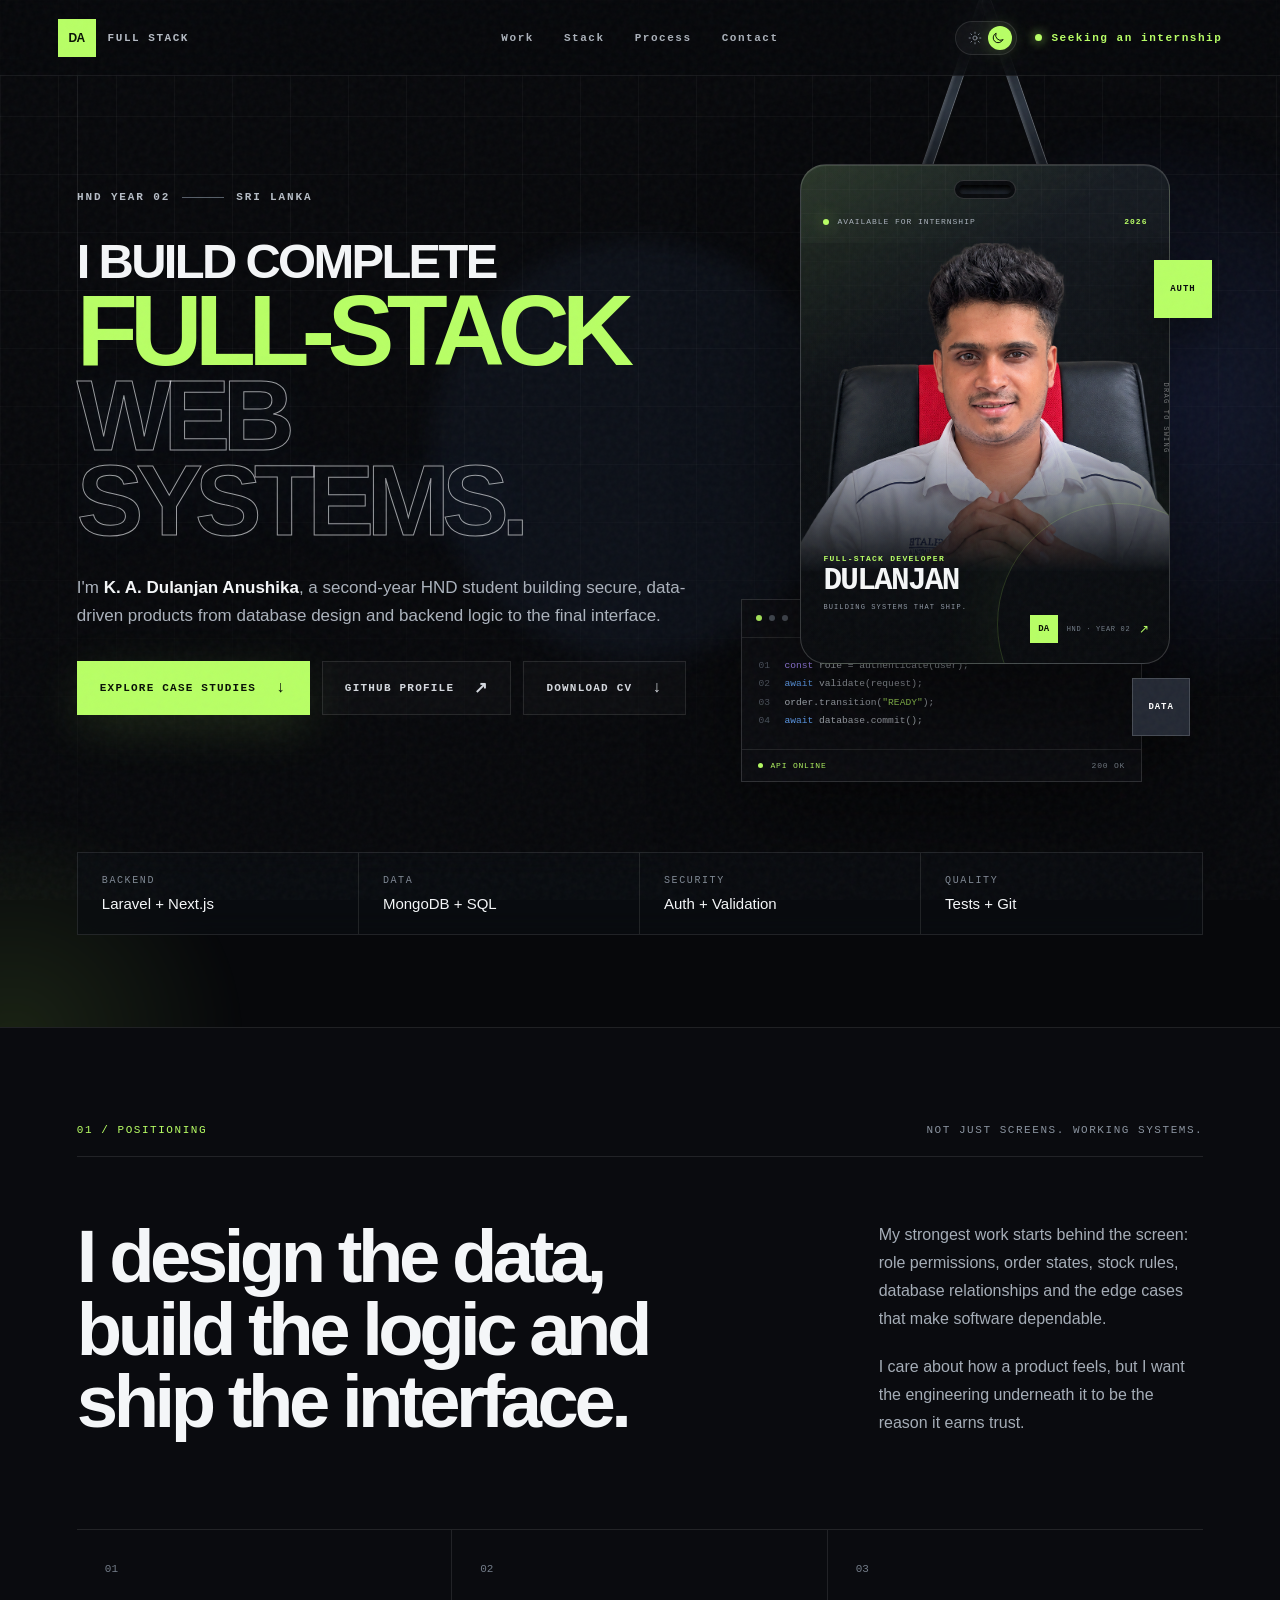
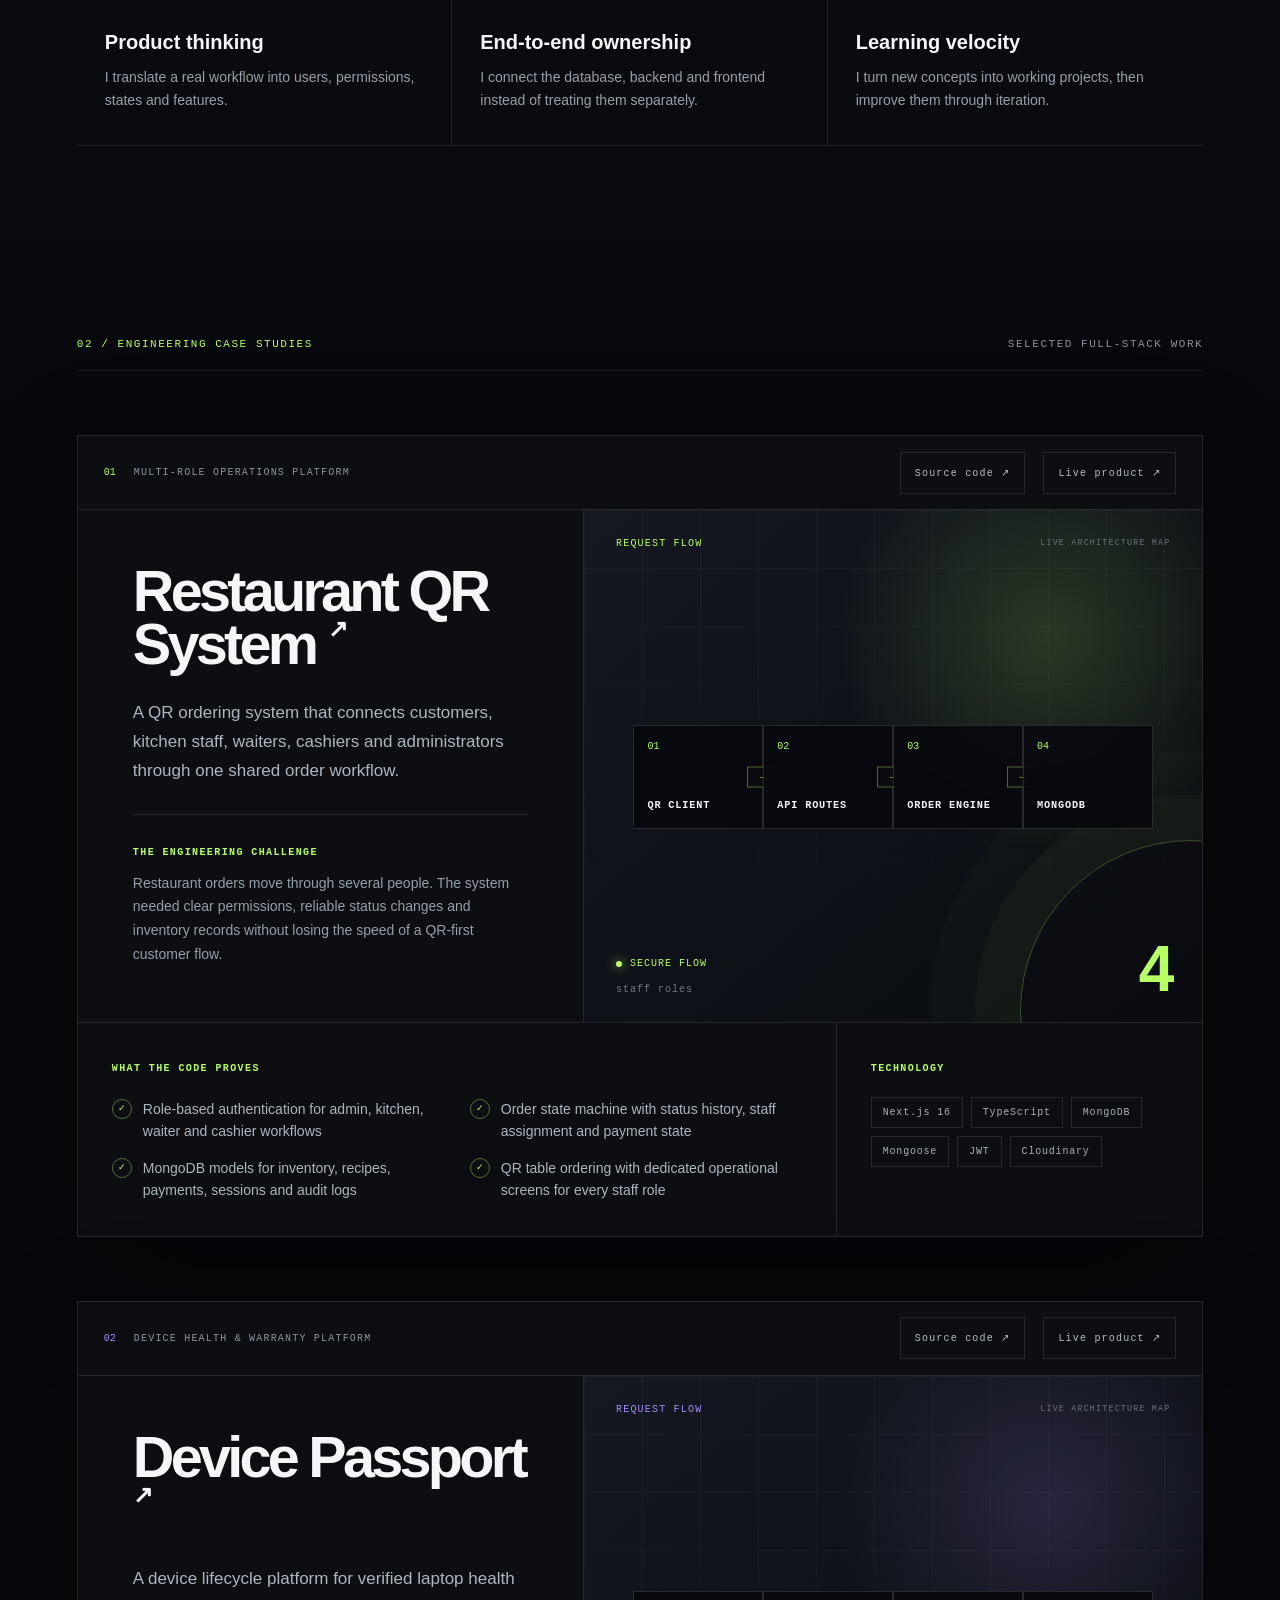
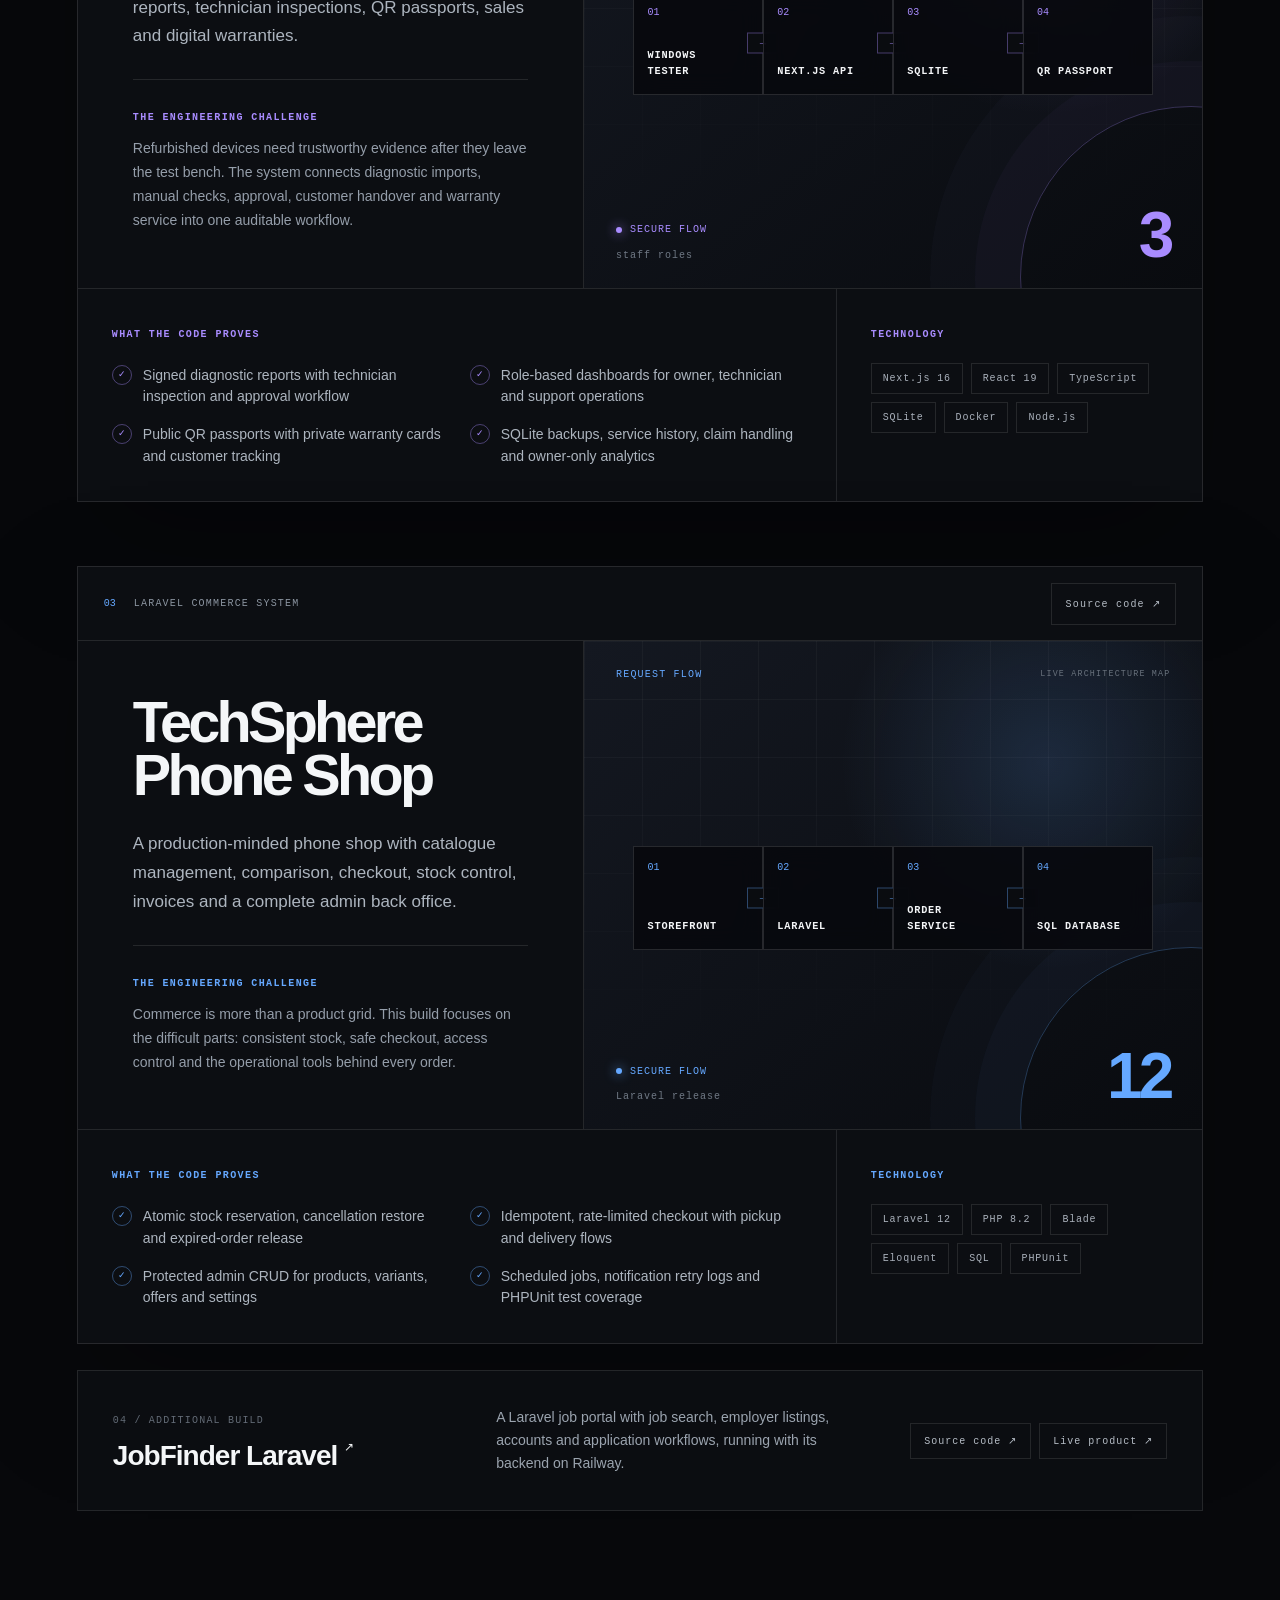
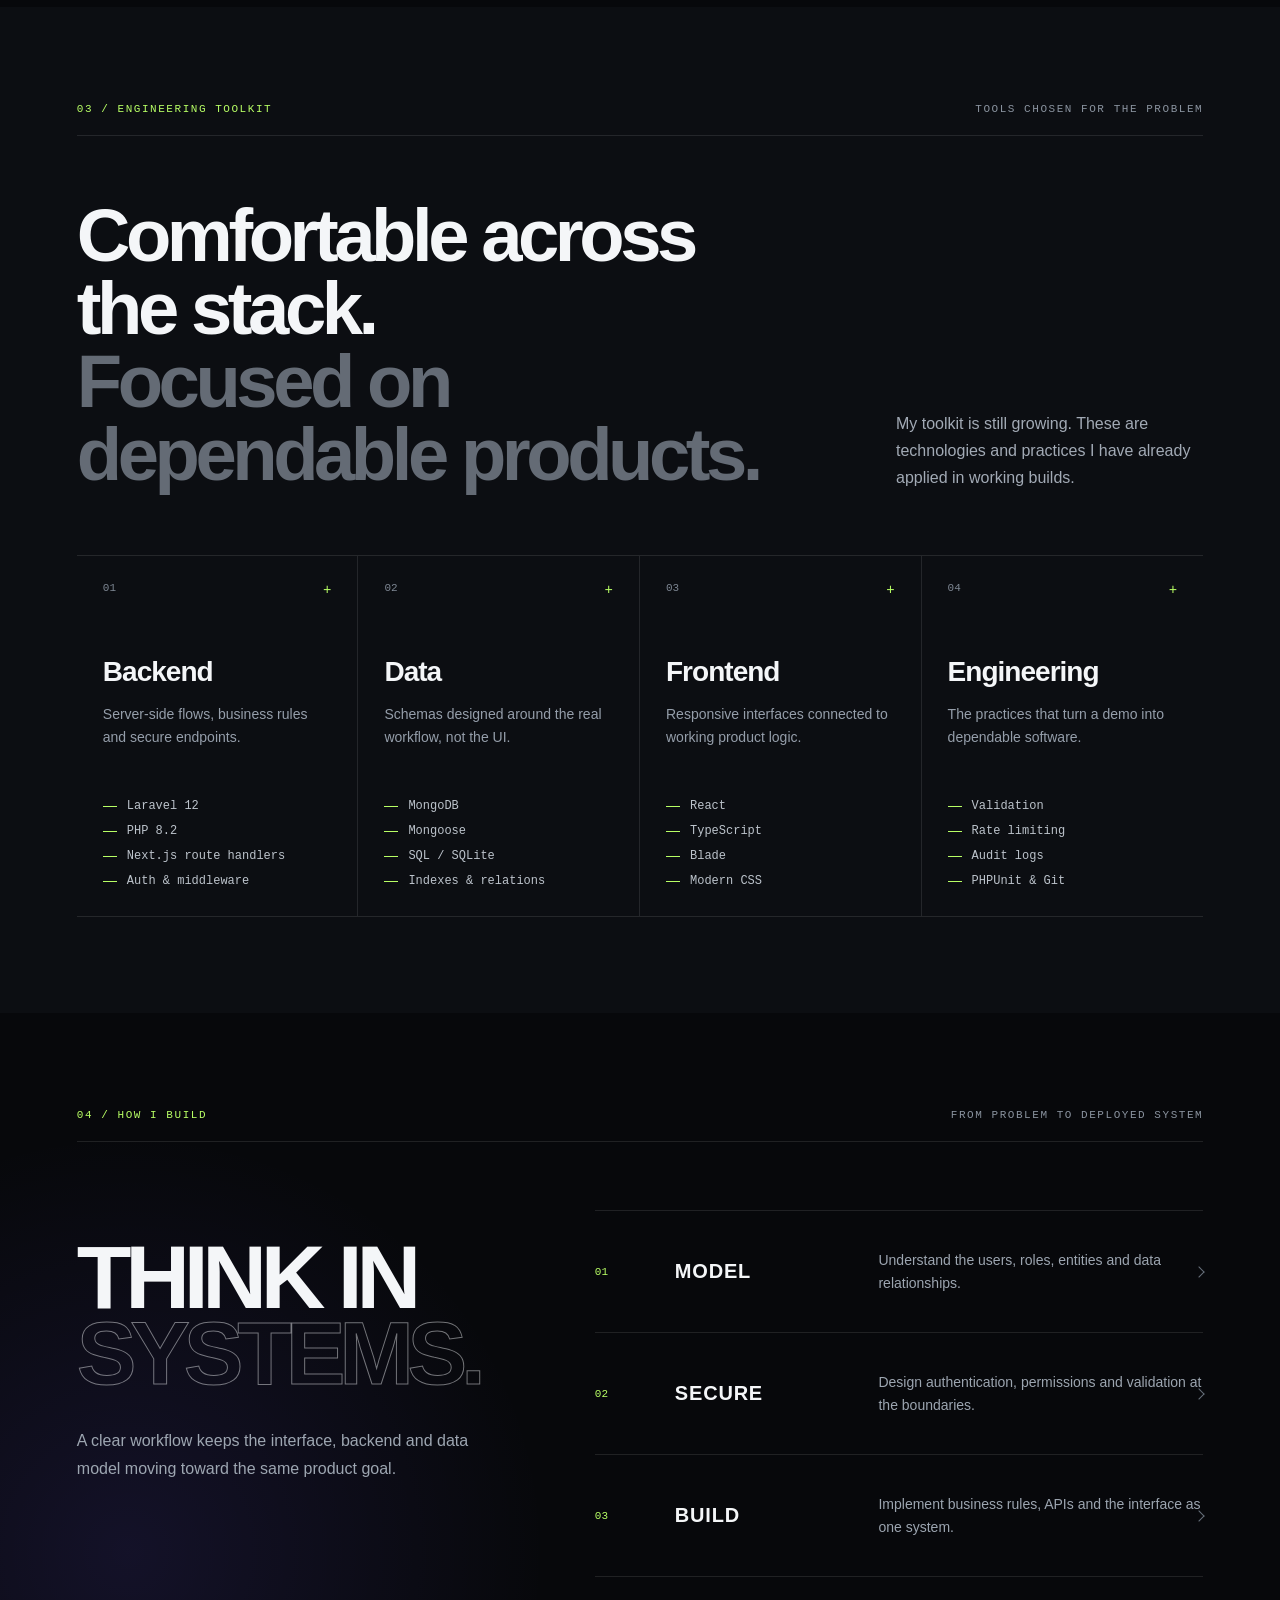
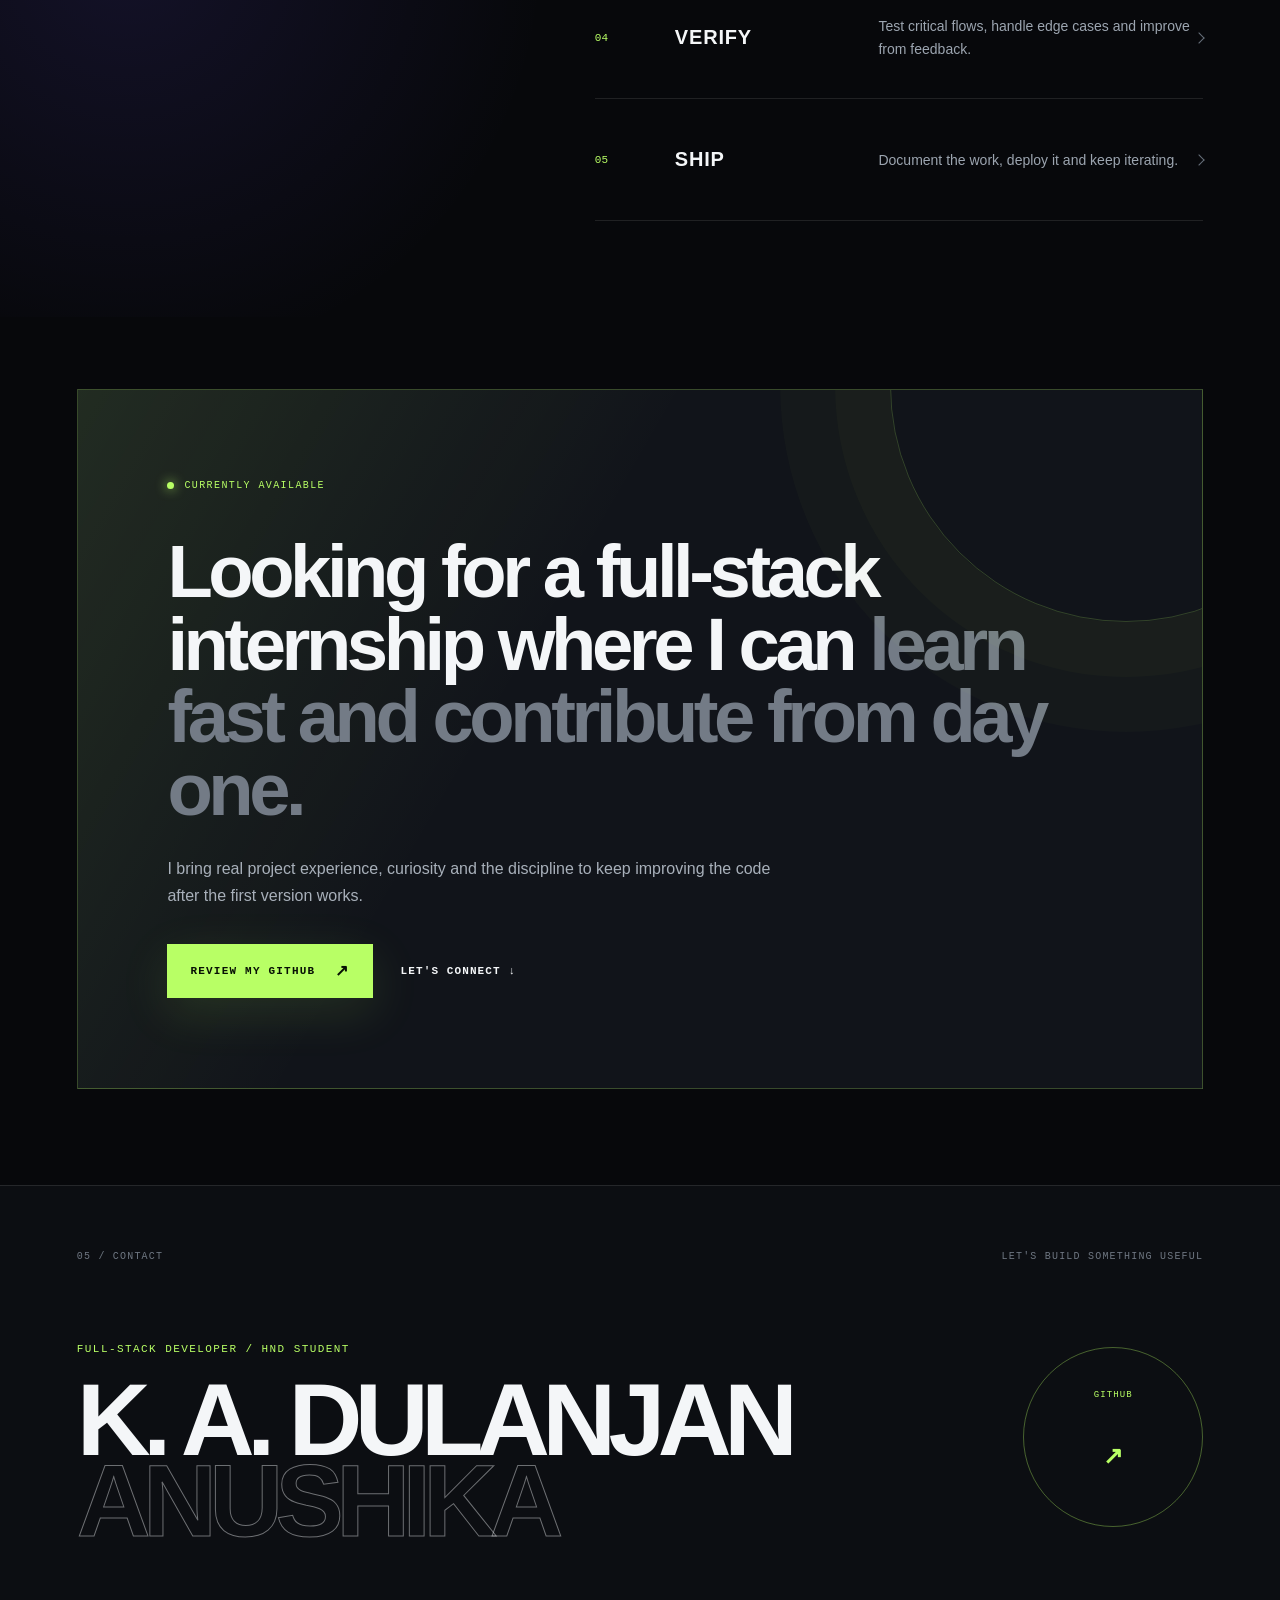
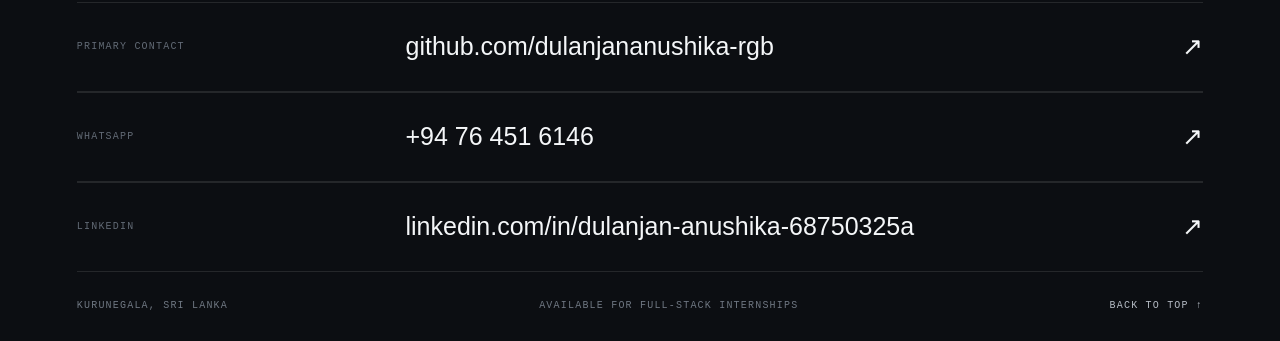
<file: index.html>
<!DOCTYPE html><html lang="en" data-theme="dark"><head><meta charSet="utf-8"/><meta name="viewport" content="width=device-width, initial-scale=1"/><link rel="preload" href="/dulanjan-chair-cutout.png" as="image"/><link rel="stylesheet" href="/_next/static/css/e70239aec1d26ac3.css" data-precedence="next"/><link rel="preload" as="script" fetchPriority="low" href="/_next/static/chunks/webpack-13e1bab762670976.js"/><script src="/_next/static/chunks/4bd1b696-215e5051988c3dde.js" async=""></script><script src="/_next/static/chunks/794-337e750527b970b0.js" async=""></script><script src="/_next/static/chunks/main-app-38084d7be48ecf02.js" async=""></script><script src="/_next/static/chunks/app/page-b55f427768de0ba2.js" async=""></script><script src="/_next/static/chunks/app/global-error-d5e4b3b1a9066fe8.js" async=""></script><title>K. A. Dulanjan Anushika | Full-Stack Developer</title><meta name="description" content="Full-stack developer portfolio of K. A. Dulanjan Anushika, an HND student building secure, data-driven web systems with Laravel, Next.js, MongoDB and SQL."/><meta property="og:title" content="K. A. Dulanjan Anushika | Full-Stack Developer"/><meta property="og:description" content="HND student building secure, data-driven web systems from database to interface."/><meta property="og:type" content="website"/><meta property="og:image" content="/og-fullstack-portfolio.png"/><meta name="twitter:card" content="summary_large_image"/><meta name="twitter:title" content="K. A. Dulanjan Anushika | Full-Stack Developer"/><meta name="twitter:description" content="HND student building secure, data-driven web systems from database to interface."/><meta name="twitter:image" content="/og-fullstack-portfolio.png"/><link rel="icon" href="/favicon.svg"/><script>
  (function () {
    try {
      var storedTheme = localStorage.getItem("dulanjan-theme");
      var theme = storedTheme === "light" ? "light" : "dark";
      document.documentElement.dataset.theme = theme;
      document.documentElement.style.colorScheme = theme;
    } catch {
      document.documentElement.dataset.theme = "dark";
      document.documentElement.style.colorScheme = "dark";
    }
  })();
</script><script src="/_next/static/chunks/polyfills-42372ed130431b0a.js" noModule=""></script></head><body><div hidden=""><!--$--><!--/$--></div><main><div class="noise" aria-hidden="true"></div><div class="cursor-glow" aria-hidden="true"></div><div class="scroll-progress" aria-hidden="true"></div><a class="skip-link" href="#work">Skip to case studies</a><header class="site-nav"><a class="brand" href="#home" aria-label="Dulanjan home"><span>DA</span><small>FULL STACK</small></a><nav class="nav-links" aria-label="Primary navigation"><a href="#work">Work</a><a href="#stack">Stack</a><a href="#process">Process</a><a href="#contact">Contact</a></nav><div class="nav-actions"><button class="theme-toggle" type="button" aria-label="Switch to light mode" aria-pressed="false" title="Switch to light mode"><svg class="theme-icon theme-icon-sun" viewBox="0 0 24 24" aria-hidden="true"><circle cx="12" cy="12" r="3.5"></circle><path d="M12 2v2M12 20v2M4.93 4.93l1.42 1.42M17.65 17.65l1.42 1.42M2 12h2M20 12h2M4.93 19.07l1.42-1.42M17.65 6.35l1.42-1.42"></path></svg><span class="theme-toggle-thumb" aria-hidden="true"></span><svg class="theme-icon theme-icon-moon" viewBox="0 0 24 24" aria-hidden="true"><path d="M20.2 15.2A8.6 8.6 0 0 1 8.8 3.8a8.6 8.6 0 1 0 11.4 11.4Z"></path></svg></button><a class="availability" href="#contact"><i></i> Seeking an internship</a><details class="mobile-nav"><summary class="menu-button" aria-label="Toggle navigation"><span></span><span></span></summary><nav class="mobile-nav-links" aria-label="Mobile navigation"><a href="#work">Work</a><a href="#stack">Stack</a><a href="#process">Process</a><a href="#contact">Contact</a></nav></details></div></header><section class="hero" id="home" aria-labelledby="hero-title"><div class="hero-grid" aria-hidden="true"></div><div class="hero-orb hero-orb-a" aria-hidden="true"></div><div class="hero-orb hero-orb-b" aria-hidden="true"></div><div class="hero-copy"><div class="eyebrow hero-in"><span>HND YEAR 02</span><i></i><span>SRI LANKA</span></div><h1 class="hero-in" id="hero-title"><span>I BUILD COMPLETE</span><strong>FULL-STACK</strong><em>WEB SYSTEMS.</em></h1><p class="hero-lead hero-in">I&#x27;m <b>K. A. Dulanjan Anushika</b>, a second-year HND student building secure, data-driven products from database design and backend logic to the final interface.</p><div class="hero-actions hero-in"><a class="button button-primary" href="#work">Explore case studies <span>↓</span></a><a class="button button-ghost" href="https://github.com/dulanjananushika-rgb" target="_blank" rel="noreferrer">GitHub profile <span>↗</span></a><a class="button button-ghost" href="/cv.pdf" download="Dulanjan-Anushika-CV.pdf">Download CV <span>↓</span></a></div></div><div class="hero-visual hero-in"><div class="badge-rig"><div class="badge-swing"><div class="badge-sway-motion"><div class="badge-lanyard" aria-hidden="true"><i class="lanyard-left"></i><i class="lanyard-right"></i><span></span></div><figure class="hanging-badge" data-hanging-badge="true"><div class="badge-slot" aria-hidden="true"><i></i></div><div class="badge-status"><span><i></i> AVAILABLE FOR INTERNSHIP</span><b>2026</b></div><div class="badge-photo"><img src="/dulanjan-chair-cutout.png" alt="K. A. Dulanjan Anushika seated in an office chair"/></div><figcaption class="badge-identity"><small>FULL-STACK DEVELOPER</small><strong>DULANJAN</strong><span>BUILDING SYSTEMS THAT SHIP.</span></figcaption><div class="badge-code" aria-hidden="true"><b>DA</b><span>HND · YEAR 02</span><i>↗</i></div><span class="badge-drag-hint" aria-hidden="true">DRAG TO SWING</span></figure></div></div></div><div class="system-window"><div class="window-bar"><i></i><i></i><i></i><span>system.architecture</span></div><div class="code-lines"><p><b>01</b><span class="code-purple">const</span> role = authenticate(user);</p><p><b>02</b><span class="code-blue">await</span> validate(request);</p><p><b>03</b>order.transition(<span class="code-lime">&quot;READY&quot;</span>);</p><p><b>04</b><span class="code-blue">await</span> database.commit();</p></div><div class="system-status"><span><i></i> API ONLINE</span><span>200 OK</span></div></div><div class="floating-chip chip-one">AUTH</div><div class="floating-chip chip-two">DATA</div></div><div class="proof-strip hero-in"><div><small>BACKEND</small><b>Laravel + Next.js</b></div><div><small>DATA</small><b>MongoDB + SQL</b></div><div><small>SECURITY</small><b>Auth + Validation</b></div><div><small>QUALITY</small><b>Tests + Git</b></div></div></section><section class="positioning" aria-labelledby="positioning-title"><div class="section-label" data-reveal="true"><span>01 / POSITIONING</span><p>Not just screens. Working systems.</p></div><div class="positioning-grid"><h2 data-reveal="true" id="positioning-title">I design the data, build the logic and ship the interface.</h2><div class="positioning-copy" data-reveal="true"><p>My strongest work starts behind the screen: role permissions, order states, stock rules, database relationships and the edge cases that make software dependable.</p><p>I care about how a product feels, but I want the engineering underneath it to be the reason it earns trust.</p></div></div><div class="value-grid"><article data-reveal="true"><span>01</span><h3>Product thinking</h3><p>I translate a real workflow into users, permissions, states and features.</p></article><article data-reveal="true"><span>02</span><h3>End-to-end ownership</h3><p>I connect the database, backend and frontend instead of treating them separately.</p></article><article data-reveal="true"><span>03</span><h3>Learning velocity</h3><p>I turn new concepts into working projects, then improve them through iteration.</p></article></div></section><section class="work" id="work"><div class="section-label" data-reveal="true"><span>02 / ENGINEERING CASE STUDIES</span><p>Selected full-stack work</p></div><article class="case-study case-lime" data-reveal="true"><div class="case-top"><div><span class="case-number">01</span><p>MULTI-ROLE OPERATIONS PLATFORM</p></div><div class="case-links"><a href="https://github.com/dulanjananushika-rgb/restaurant-qr-system" target="_blank" rel="noreferrer">Source code ↗</a><a href="https://restaurant-qr-system-swart.vercel.app" target="_blank" rel="noreferrer">Live product ↗</a></div></div><div class="case-main"><div class="case-story"><h3><a class="project-title-link" href="https://restaurant-qr-system-swart.vercel.app" target="_blank" rel="noreferrer">Restaurant QR System<!-- --> <span aria-hidden="true">↗</span></a></h3><p class="case-summary">A QR ordering system that connects customers, kitchen staff, waiters, cashiers and administrators through one shared order workflow.</p><div class="case-challenge"><small>THE ENGINEERING CHALLENGE</small><p>Restaurant orders move through several people. The system needed clear permissions, reliable status changes and inventory records without losing the speed of a QR-first customer flow.</p></div></div><div class="architecture" data-tilt="true"><div class="architecture-grid" aria-hidden="true"></div><div class="architecture-head"><span>REQUEST FLOW</span><small>LIVE ARCHITECTURE MAP</small></div><div class="architecture-flow"><div class="flow-step"><span>01</span><b>QR CLIENT</b><i>→</i></div><div class="flow-step"><span>02</span><b>API ROUTES</b><i>→</i></div><div class="flow-step"><span>03</span><b>ORDER ENGINE</b><i>→</i></div><div class="flow-step"><span>04</span><b>MONGODB</b></div></div><div class="architecture-foot"><span><i></i> SECURE FLOW</span><strong>4</strong><small>staff roles</small></div></div></div><div class="case-evidence"><div><small>WHAT THE CODE PROVES</small><ul><li><i>✓</i><span>Role-based authentication for admin, kitchen, waiter and cashier workflows</span></li><li><i>✓</i><span>Order state machine with status history, staff assignment and payment state</span></li><li><i>✓</i><span>MongoDB models for inventory, recipes, payments, sessions and audit logs</span></li><li><i>✓</i><span>QR table ordering with dedicated operational screens for every staff role</span></li></ul></div><div class="case-stack"><small>TECHNOLOGY</small><div><span>Next.js 16</span><span>TypeScript</span><span>MongoDB</span><span>Mongoose</span><span>JWT</span><span>Cloudinary</span></div></div></div></article><article class="case-study case-purple" data-reveal="true"><div class="case-top"><div><span class="case-number">02</span><p>DEVICE HEALTH &amp; WARRANTY PLATFORM</p></div><div class="case-links"><a href="https://github.com/dulanjananushika-rgb/device-passport" target="_blank" rel="noreferrer">Source code ↗</a><a href="https://device-passport-dulanjana.netlify.app" target="_blank" rel="noreferrer">Live product ↗</a></div></div><div class="case-main"><div class="case-story"><h3><a class="project-title-link" href="https://device-passport-dulanjana.netlify.app" target="_blank" rel="noreferrer">Device Passport<!-- --> <span aria-hidden="true">↗</span></a></h3><p class="case-summary">A device lifecycle platform for verified laptop health reports, technician inspections, QR passports, sales and digital warranties.</p><div class="case-challenge"><small>THE ENGINEERING CHALLENGE</small><p>Refurbished devices need trustworthy evidence after they leave the test bench. The system connects diagnostic imports, manual checks, approval, customer handover and warranty service into one auditable workflow.</p></div></div><div class="architecture" data-tilt="true"><div class="architecture-grid" aria-hidden="true"></div><div class="architecture-head"><span>REQUEST FLOW</span><small>LIVE ARCHITECTURE MAP</small></div><div class="architecture-flow"><div class="flow-step"><span>01</span><b>WINDOWS TESTER</b><i>→</i></div><div class="flow-step"><span>02</span><b>NEXT.JS API</b><i>→</i></div><div class="flow-step"><span>03</span><b>SQLITE</b><i>→</i></div><div class="flow-step"><span>04</span><b>QR PASSPORT</b></div></div><div class="architecture-foot"><span><i></i> SECURE FLOW</span><strong>3</strong><small>staff roles</small></div></div></div><div class="case-evidence"><div><small>WHAT THE CODE PROVES</small><ul><li><i>✓</i><span>Signed diagnostic reports with technician inspection and approval workflow</span></li><li><i>✓</i><span>Role-based dashboards for owner, technician and support operations</span></li><li><i>✓</i><span>Public QR passports with private warranty cards and customer tracking</span></li><li><i>✓</i><span>SQLite backups, service history, claim handling and owner-only analytics</span></li></ul></div><div class="case-stack"><small>TECHNOLOGY</small><div><span>Next.js 16</span><span>React 19</span><span>TypeScript</span><span>SQLite</span><span>Docker</span><span>Node.js</span></div></div></div></article><article class="case-study case-blue" data-reveal="true"><div class="case-top"><div><span class="case-number">03</span><p>LARAVEL COMMERCE SYSTEM</p></div><div class="case-links"><a href="https://github.com/dulanjananushika-rgb/techsphere-phone-shop" target="_blank" rel="noreferrer">Source code ↗</a></div></div><div class="case-main"><div class="case-story"><h3>TechSphere Phone Shop</h3><p class="case-summary">A production-minded phone shop with catalogue management, comparison, checkout, stock control, invoices and a complete admin back office.</p><div class="case-challenge"><small>THE ENGINEERING CHALLENGE</small><p>Commerce is more than a product grid. This build focuses on the difficult parts: consistent stock, safe checkout, access control and the operational tools behind every order.</p></div></div><div class="architecture" data-tilt="true"><div class="architecture-grid" aria-hidden="true"></div><div class="architecture-head"><span>REQUEST FLOW</span><small>LIVE ARCHITECTURE MAP</small></div><div class="architecture-flow"><div class="flow-step"><span>01</span><b>STOREFRONT</b><i>→</i></div><div class="flow-step"><span>02</span><b>LARAVEL</b><i>→</i></div><div class="flow-step"><span>03</span><b>ORDER SERVICE</b><i>→</i></div><div class="flow-step"><span>04</span><b>SQL DATABASE</b></div></div><div class="architecture-foot"><span><i></i> SECURE FLOW</span><strong>12</strong><small>Laravel release</small></div></div></div><div class="case-evidence"><div><small>WHAT THE CODE PROVES</small><ul><li><i>✓</i><span>Atomic stock reservation, cancellation restore and expired-order release</span></li><li><i>✓</i><span>Idempotent, rate-limited checkout with pickup and delivery flows</span></li><li><i>✓</i><span>Protected admin CRUD for products, variants, offers and settings</span></li><li><i>✓</i><span>Scheduled jobs, notification retry logs and PHPUnit test coverage</span></li></ul></div><div class="case-stack"><small>TECHNOLOGY</small><div><span>Laravel 12</span><span>PHP 8.2</span><span>Blade</span><span>Eloquent</span><span>SQL</span><span>PHPUnit</span></div></div></div></article><article class="secondary-build" data-reveal="true"><div><span>04 / ADDITIONAL BUILD</span><h3><a class="project-title-link" href="https://jobfinder-laravel-production.up.railway.app/" target="_blank" rel="noreferrer">JobFinder Laravel <span aria-hidden="true">↗</span></a></h3></div><p>A Laravel job portal with job search, employer listings, accounts and application workflows, running with its backend on Railway.</p><div class="secondary-links"><a href="https://github.com/dulanjananushika-rgb/jobfinder-laravel" target="_blank" rel="noreferrer">Source code ↗</a><a href="https://jobfinder-laravel-production.up.railway.app/" target="_blank" rel="noreferrer">Live product ↗</a></div></article></section><section class="stack" id="stack"><div class="section-label" data-reveal="true"><span>03 / ENGINEERING TOOLKIT</span><p>Tools chosen for the problem</p></div><div class="stack-heading"><h2 data-reveal="true">Comfortable across the stack.<br/><span>Focused on dependable products.</span></h2><p data-reveal="true">My toolkit is still growing. These are technologies and practices I have already applied in working builds.</p></div><div class="toolkit-grid"><article data-reveal="true"><div class="toolkit-top"><span>01</span><i>+</i></div><h3>Backend</h3><p>Server-side flows, business rules and secure endpoints.</p><ul><li>Laravel 12</li><li>PHP 8.2</li><li>Next.js route handlers</li><li>Auth &amp; middleware</li></ul></article><article data-reveal="true"><div class="toolkit-top"><span>02</span><i>+</i></div><h3>Data</h3><p>Schemas designed around the real workflow, not the UI.</p><ul><li>MongoDB</li><li>Mongoose</li><li>SQL / SQLite</li><li>Indexes &amp; relations</li></ul></article><article data-reveal="true"><div class="toolkit-top"><span>03</span><i>+</i></div><h3>Frontend</h3><p>Responsive interfaces connected to working product logic.</p><ul><li>React</li><li>TypeScript</li><li>Blade</li><li>Modern CSS</li></ul></article><article data-reveal="true"><div class="toolkit-top"><span>04</span><i>+</i></div><h3>Engineering</h3><p>The practices that turn a demo into dependable software.</p><ul><li>Validation</li><li>Rate limiting</li><li>Audit logs</li><li>PHPUnit &amp; Git</li></ul></article></div></section><section class="process" id="process"><div class="process-glow" aria-hidden="true"></div><div class="section-label" data-reveal="true"><span>04 / HOW I BUILD</span><p>From problem to deployed system</p></div><div class="process-layout"><div class="process-title" data-reveal="true"><h2>THINK IN<br/><span>SYSTEMS.</span></h2><p>A clear workflow keeps the interface, backend and data model moving toward the same product goal.</p></div><div class="process-list"><article data-reveal="true"><span>01</span><h3>MODEL</h3><p>Understand the users, roles, entities and data relationships.</p><i></i></article><article data-reveal="true"><span>02</span><h3>SECURE</h3><p>Design authentication, permissions and validation at the boundaries.</p><i></i></article><article data-reveal="true"><span>03</span><h3>BUILD</h3><p>Implement business rules, APIs and the interface as one system.</p><i></i></article><article data-reveal="true"><span>04</span><h3>VERIFY</h3><p>Test critical flows, handle edge cases and improve from feedback.</p><i></i></article><article data-reveal="true"><span>05</span><h3>SHIP</h3><p>Document the work, deploy it and keep iterating.</p><i></i></article></div></div></section><section class="internship"><div class="internship-panel" data-reveal="true"><span class="internship-kicker"><i></i> CURRENTLY AVAILABLE</span><h2>Looking for a full-stack internship where I can<span> learn fast and contribute from day one.</span></h2><p>I bring real project experience, curiosity and the discipline to keep improving the code after the first version works.</p><div><a class="button button-primary" href="https://github.com/dulanjananushika-rgb" target="_blank" rel="noreferrer">Review my GitHub <span>↗</span></a><a class="text-link" href="#contact">Let&#x27;s connect ↓</a></div></div></section><details class="floating-contact"><summary aria-label="Open quick contact options"><span class="contact-bubble-icon" aria-hidden="true"><i></i><i></i><i></i></span><span class="contact-bubble-copy"><small>AVAILABLE NOW</small><b>LET&#x27;S TALK</b></span><span class="contact-bubble-close" aria-hidden="true">×</span></summary><div class="quick-contact-panel"><div class="quick-contact-head"><div><i></i><span>QUICK CONTACT</span></div><small>Usually replies soon</small></div><p>Have a project, internship or an idea? Choose a channel below.</p><div class="quick-contact-links"><a href="https://wa.me/94764516146" target="_blank" rel="noreferrer"><span class="quick-contact-mark">WA</span><span><small>WHATSAPP</small><b>+94 76 451 6146</b></span><i aria-hidden="true">↗</i></a><a href="https://www.linkedin.com/in/dulanjan-anushika-68750325a/" target="_blank" rel="noreferrer"><span class="quick-contact-mark">in</span><span><small>LINKEDIN</small><b>Dulanjan Anushika</b></span><i aria-hidden="true">↗</i></a><a href="https://github.com/dulanjananushika-rgb" target="_blank" rel="noreferrer"><span class="quick-contact-mark">GH</span><span><small>GITHUB</small><b>dulanjananushika-rgb</b></span><i aria-hidden="true">↗</i></a></div></div></details><footer id="contact"><div class="footer-top"><span>05 / CONTACT</span><p>LET&#x27;S BUILD SOMETHING USEFUL</p></div><div class="footer-main"><div><p>FULL-STACK DEVELOPER / HND STUDENT</p><h2>K. A. DULANJAN<br/><span>ANUSHIKA</span></h2></div><a class="github-orbit" href="https://github.com/dulanjananushika-rgb" target="_blank" rel="noreferrer" aria-label="Open Dulanjan&#x27;s GitHub profile"><span>GITHUB</span><b>↗</b></a></div><a class="contact-link" href="https://github.com/dulanjananushika-rgb" target="_blank" rel="noreferrer"><small>PRIMARY CONTACT</small><b>github.com/dulanjananushika-rgb</b><span>↗</span></a><a class="contact-link" href="https://wa.me/94764516146" target="_blank" rel="noreferrer"><small>WHATSAPP</small><b>+94 76 451 6146</b><span>↗</span></a><a class="contact-link" href="https://www.linkedin.com/in/dulanjan-anushika-68750325a/" target="_blank" rel="noreferrer"><small>LINKEDIN</small><b>linkedin.com/in/dulanjan-anushika-68750325a</b><span>↗</span></a><div class="footer-bottom"><span>KURUNEGALA, SRI LANKA</span><span>AVAILABLE FOR FULL-STACK INTERNSHIPS</span><a href="#home">BACK TO TOP ↑</a></div></footer></main><!--$--><!--/$--><script src="/_next/static/chunks/webpack-13e1bab762670976.js" id="_R_" async=""></script><script>(self.__next_f=self.__next_f||[]).push([0])</script><script>self.__next_f.push([1,"1:\"$Sreact.fragment\"\n2:I[7121,[],\"\"]\n3:I[4581,[],\"\"]\n4:I[8574,[\"974\",\"static/chunks/app/page-b55f427768de0ba2.js\"],\"default\"]\n5:I[838,[\"974\",\"static/chunks/app/page-b55f427768de0ba2.js\"],\"default\"]\n6:I[3608,[\"974\",\"static/chunks/app/page-b55f427768de0ba2.js\"],\"default\"]\n13:I[4690,[\"219\",\"static/chunks/app/global-error-d5e4b3b1a9066fe8.js\"],\"default\"]\n:HL[\"/_next/static/css/e70239aec1d26ac3.css\",\"style\"]\n"])</script><script>self.__next_f.push([1,"0:{\"P\":null,\"c\":[\"\",\"\"],\"q\":\"\",\"i\":false,\"f\":[[[\"\",{\"children\":[\"__PAGE__\",{}]},\"$undefined\",\"$undefined\",16],[[\"$\",\"$1\",\"c\",{\"children\":[[[\"$\",\"link\",\"0\",{\"rel\":\"stylesheet\",\"href\":\"/_next/static/css/e70239aec1d26ac3.css\",\"precedence\":\"next\",\"crossOrigin\":\"$undefined\",\"nonce\":\"$undefined\"}]],[\"$\",\"html\",null,{\"lang\":\"en\",\"data-theme\":\"dark\",\"suppressHydrationWarning\":true,\"children\":[[\"$\",\"head\",null,{\"children\":[[\"$\",\"script\",null,{\"dangerouslySetInnerHTML\":{\"__html\":\"\\n  (function () {\\n    try {\\n      var storedTheme = localStorage.getItem(\\\"dulanjan-theme\\\");\\n      var theme = storedTheme === \\\"light\\\" ? \\\"light\\\" : \\\"dark\\\";\\n      document.documentElement.dataset.theme = theme;\\n      document.documentElement.style.colorScheme = theme;\\n    } catch {\\n      document.documentElement.dataset.theme = \\\"dark\\\";\\n      document.documentElement.style.colorScheme = \\\"dark\\\";\\n    }\\n  })();\\n\"}}],[\"$\",\"title\",null,{\"children\":\"K. A. Dulanjan Anushika | Full-Stack Developer\"}],[\"$\",\"meta\",null,{\"name\":\"description\",\"content\":\"Full-stack developer portfolio of K. A. Dulanjan Anushika, an HND student building secure, data-driven web systems with Laravel, Next.js, MongoDB and SQL.\"}],[\"$\",\"meta\",null,{\"property\":\"og:title\",\"content\":\"K. A. Dulanjan Anushika | Full-Stack Developer\"}],[\"$\",\"meta\",null,{\"property\":\"og:description\",\"content\":\"HND student building secure, data-driven web systems from database to interface.\"}],[\"$\",\"meta\",null,{\"property\":\"og:type\",\"content\":\"website\"}],[\"$\",\"meta\",null,{\"property\":\"og:image\",\"content\":\"/og-fullstack-portfolio.png\"}],[\"$\",\"meta\",null,{\"name\":\"twitter:card\",\"content\":\"summary_large_image\"}],[\"$\",\"meta\",null,{\"name\":\"twitter:title\",\"content\":\"K. A. Dulanjan Anushika | Full-Stack Developer\"}],[\"$\",\"meta\",null,{\"name\":\"twitter:description\",\"content\":\"HND student building secure, data-driven web systems from database to interface.\"}],[\"$\",\"meta\",null,{\"name\":\"twitter:image\",\"content\":\"/og-fullstack-portfolio.png\"}],[\"$\",\"link\",null,{\"rel\":\"icon\",\"href\":\"/favicon.svg\"}]]}],[\"$\",\"body\",null,{\"children\":[\"$\",\"$L2\",null,{\"parallelRouterKey\":\"children\",\"error\":\"$undefined\",\"errorStyles\":\"$undefined\",\"errorScripts\":\"$undefined\",\"template\":[\"$\",\"$L3\",null,{}],\"templateStyles\":\"$undefined\",\"templateScripts\":\"$undefined\",\"notFound\":[[\"$\",\"main\",null,{\"style\":{\"minHeight\":\"100vh\",\"display\":\"grid\",\"placeItems\":\"center\",\"padding\":\"2rem\",\"background\":\"#07080b\",\"color\":\"#f4f6f8\",\"fontFamily\":\"Arial, sans-serif\"},\"children\":[\"$\",\"div\",null,{\"children\":[[\"$\",\"p\",null,{\"children\":\"404 / PAGE NOT FOUND\"}],[\"$\",\"h1\",null,{\"children\":\"This route does not exist.\"}],[\"$\",\"a\",null,{\"href\":\"/\",\"children\":\"Return home\"}]]}]}],[]],\"forbidden\":\"$undefined\",\"unauthorized\":\"$undefined\"}]}]]}]]}],{\"children\":[[\"$\",\"$1\",\"c\",{\"children\":[[\"$\",\"main\",null,{\"children\":[[\"$\",\"$L4\",null,{}],[\"$\",\"div\",null,{\"className\":\"noise\",\"aria-hidden\":\"true\"}],[\"$\",\"div\",null,{\"className\":\"cursor-glow\",\"aria-hidden\":\"true\"}],[\"$\",\"div\",null,{\"className\":\"scroll-progress\",\"aria-hidden\":\"true\"}],[\"$\",\"a\",null,{\"className\":\"skip-link\",\"href\":\"#work\",\"children\":\"Skip to case studies\"}],[\"$\",\"header\",null,{\"className\":\"site-nav\",\"children\":[[\"$\",\"a\",null,{\"className\":\"brand\",\"href\":\"#home\",\"aria-label\":\"Dulanjan home\",\"children\":[[\"$\",\"span\",null,{\"children\":\"DA\"}],[\"$\",\"small\",null,{\"children\":\"FULL STACK\"}]]}],[\"$\",\"nav\",null,{\"className\":\"nav-links\",\"aria-label\":\"Primary navigation\",\"children\":[[\"$\",\"a\",null,{\"href\":\"#work\",\"children\":\"Work\"}],[\"$\",\"a\",null,{\"href\":\"#stack\",\"children\":\"Stack\"}],[\"$\",\"a\",null,{\"href\":\"#process\",\"children\":\"Process\"}],[\"$\",\"a\",null,{\"href\":\"#contact\",\"children\":\"Contact\"}]]}],[\"$\",\"div\",null,{\"className\":\"nav-actions\",\"children\":[[\"$\",\"$L5\",null,{}],[\"$\",\"a\",null,{\"className\":\"availability\",\"href\":\"#contact\",\"children\":[[\"$\",\"i\",null,{}],\" Seeking an internship\"]}],[\"$\",\"$L6\",null,{}]]}]]}],[\"$\",\"section\",null,{\"className\":\"hero\",\"id\":\"home\",\"aria-labelledby\":\"hero-title\",\"children\":[[\"$\",\"div\",null,{\"className\":\"hero-grid\",\"aria-hidden\":\"true\"}],[\"$\",\"div\",null,{\"className\":\"hero-orb hero-orb-a\",\"aria-hidden\":\"true\"}],[\"$\",\"div\",null,{\"className\":\"hero-orb hero-orb-b\",\"aria-hidden\":\"true\"}],[\"$\",\"div\",null,{\"className\":\"hero-copy\",\"children\":[[\"$\",\"div\",null,{\"className\":\"eyebrow hero-in\",\"children\":[[\"$\",\"span\",null,{\"children\":\"HND YEAR 02\"}],[\"$\",\"i\",null,{}],[\"$\",\"span\",null,{\"children\":\"SRI LANKA\"}]]}],[\"$\",\"h1\",null,{\"className\":\"hero-in\",\"id\":\"hero-title\",\"children\":[[\"$\",\"span\",null,{\"children\":\"I BUILD COMPLETE\"}],[\"$\",\"strong\",null,{\"children\":\"FULL-STACK\"}],[\"$\",\"em\",null,{\"children\":\"WEB SYSTEMS.\"}]]}],[\"$\",\"p\",null,{\"className\":\"hero-lead hero-in\",\"children\":[\"I'm \",[\"$\",\"b\",null,{\"children\":\"K. A. Dulanjan Anushika\"}],\", a second-year HND student building secure, data-driven products from database design and backend logic to the final interface.\"]}],\"$L7\"]}],\"$L8\",\"$L9\"]}],\"$La\",\"$Lb\",\"$Lc\",\"$Ld\",\"$Le\",\"$Lf\",\"$L10\"]}],null,\"$L11\"]}],{},null,false,null]},null,false,null],\"$L12\",false]],\"m\":\"$undefined\",\"G\":[\"$13\",[]],\"S\":true,\"h\":null,\"s\":\"$undefined\",\"l\":\"$undefined\",\"p\":\"$undefined\",\"d\":\"$undefined\",\"b\":\"HvpZ4U-tNfcIZLMkBEzC0\"}\n"])</script><script>self.__next_f.push([1,"18:I[484,[],\"OutletBoundary\"]\n19:\"$Sreact.suspense\"\n1b:I[484,[],\"ViewportBoundary\"]\n1d:I[484,[],\"MetadataBoundary\"]\n:HL[\"/dulanjan-chair-cutout.png\",\"image\"]\n7:[\"$\",\"div\",null,{\"className\":\"hero-actions hero-in\",\"children\":[[\"$\",\"a\",null,{\"className\":\"button button-primary\",\"href\":\"#work\",\"children\":[\"Explore case studies \",[\"$\",\"span\",null,{\"children\":\"↓\"}]]}],[\"$\",\"a\",null,{\"className\":\"button button-ghost\",\"href\":\"https://github.com/dulanjananushika-rgb\",\"target\":\"_blank\",\"rel\":\"noreferrer\",\"children\":[\"GitHub profile \",[\"$\",\"span\",null,{\"children\":\"↗\"}]]}],[\"$\",\"a\",null,{\"className\":\"button button-ghost\",\"href\":\"/cv.pdf\",\"download\":\"Dulanjan-Anushika-CV.pdf\",\"children\":[\"Download CV \",[\"$\",\"span\",null,{\"children\":\"↓\"}]]}]]}]\n"])</script><script>self.__next_f.push([1,"8:[\"$\",\"div\",null,{\"className\":\"hero-visual hero-in\",\"children\":[[\"$\",\"div\",null,{\"className\":\"badge-rig\",\"children\":[\"$\",\"div\",null,{\"className\":\"badge-swing\",\"children\":[\"$\",\"div\",null,{\"className\":\"badge-sway-motion\",\"children\":[[\"$\",\"div\",null,{\"className\":\"badge-lanyard\",\"aria-hidden\":\"true\",\"children\":[[\"$\",\"i\",null,{\"className\":\"lanyard-left\"}],[\"$\",\"i\",null,{\"className\":\"lanyard-right\"}],[\"$\",\"span\",null,{}]]}],[\"$\",\"figure\",null,{\"className\":\"hanging-badge\",\"data-hanging-badge\":true,\"children\":[[\"$\",\"div\",null,{\"className\":\"badge-slot\",\"aria-hidden\":\"true\",\"children\":[\"$\",\"i\",null,{}]}],[\"$\",\"div\",null,{\"className\":\"badge-status\",\"children\":[[\"$\",\"span\",null,{\"children\":[[\"$\",\"i\",null,{}],\" AVAILABLE FOR INTERNSHIP\"]}],[\"$\",\"b\",null,{\"children\":\"2026\"}]]}],[\"$\",\"div\",null,{\"className\":\"badge-photo\",\"children\":[\"$\",\"img\",null,{\"src\":\"/dulanjan-chair-cutout.png\",\"alt\":\"K. A. Dulanjan Anushika seated in an office chair\"}]}],[\"$\",\"figcaption\",null,{\"className\":\"badge-identity\",\"children\":[[\"$\",\"small\",null,{\"children\":\"FULL-STACK DEVELOPER\"}],[\"$\",\"strong\",null,{\"children\":\"DULANJAN\"}],[\"$\",\"span\",null,{\"children\":\"BUILDING SYSTEMS THAT SHIP.\"}]]}],[\"$\",\"div\",null,{\"className\":\"badge-code\",\"aria-hidden\":\"true\",\"children\":[[\"$\",\"b\",null,{\"children\":\"DA\"}],[\"$\",\"span\",null,{\"children\":\"HND · YEAR 02\"}],[\"$\",\"i\",null,{\"children\":\"↗\"}]]}],[\"$\",\"span\",null,{\"className\":\"badge-drag-hint\",\"aria-hidden\":\"true\",\"children\":\"DRAG TO SWING\"}]]}]]}]}]}],[\"$\",\"div\",null,{\"className\":\"system-window\",\"children\":[[\"$\",\"div\",null,{\"className\":\"window-bar\",\"children\":[[\"$\",\"i\",null,{}],[\"$\",\"i\",null,{}],[\"$\",\"i\",null,{}],[\"$\",\"span\",null,{\"children\":\"system.architecture\"}]]}],[\"$\",\"div\",null,{\"className\":\"code-lines\",\"children\":[[\"$\",\"p\",null,{\"children\":[[\"$\",\"b\",null,{\"children\":\"01\"}],[\"$\",\"span\",null,{\"className\":\"code-purple\",\"children\":\"const\"}],\" role = authenticate(user);\"]}],[\"$\",\"p\",null,{\"children\":[[\"$\",\"b\",null,{\"children\":\"02\"}],[\"$\",\"span\",null,{\"className\":\"code-blue\",\"children\":\"await\"}],\" validate(request);\"]}],[\"$\",\"p\",null,{\"children\":[[\"$\",\"b\",null,{\"children\":\"03\"}],\"order.transition(\",[\"$\",\"span\",null,{\"className\":\"code-lime\",\"children\":\"\\\"READY\\\"\"}],\");\"]}],[\"$\",\"p\",null,{\"children\":[[\"$\",\"b\",null,{\"children\":\"04\"}],[\"$\",\"span\",null,{\"className\":\"code-blue\",\"children\":\"await\"}],\" database.commit();\"]}]]}],[\"$\",\"div\",null,{\"className\":\"system-status\",\"children\":[[\"$\",\"span\",null,{\"children\":[[\"$\",\"i\",null,{}],\" API ONLINE\"]}],[\"$\",\"span\",null,{\"children\":\"200 OK\"}]]}]]}],[\"$\",\"div\",null,{\"className\":\"floating-chip chip-one\",\"children\":\"AUTH\"}],[\"$\",\"div\",null,{\"className\":\"floating-chip chip-two\",\"children\":\"DATA\"}]]}]\n"])</script><script>self.__next_f.push([1,"9:[\"$\",\"div\",null,{\"className\":\"proof-strip hero-in\",\"children\":[[\"$\",\"div\",null,{\"children\":[[\"$\",\"small\",null,{\"children\":\"BACKEND\"}],[\"$\",\"b\",null,{\"children\":\"Laravel + Next.js\"}]]}],[\"$\",\"div\",null,{\"children\":[[\"$\",\"small\",null,{\"children\":\"DATA\"}],[\"$\",\"b\",null,{\"children\":\"MongoDB + SQL\"}]]}],[\"$\",\"div\",null,{\"children\":[[\"$\",\"small\",null,{\"children\":\"SECURITY\"}],[\"$\",\"b\",null,{\"children\":\"Auth + Validation\"}]]}],[\"$\",\"div\",null,{\"children\":[[\"$\",\"small\",null,{\"children\":\"QUALITY\"}],[\"$\",\"b\",null,{\"children\":\"Tests + Git\"}]]}]]}]\n"])</script><script>self.__next_f.push([1,"a:[\"$\",\"section\",null,{\"className\":\"positioning\",\"aria-labelledby\":\"positioning-title\",\"children\":[[\"$\",\"div\",null,{\"className\":\"section-label\",\"data-reveal\":true,\"children\":[[\"$\",\"span\",null,{\"children\":\"01 / POSITIONING\"}],[\"$\",\"p\",null,{\"children\":\"Not just screens. Working systems.\"}]]}],[\"$\",\"div\",null,{\"className\":\"positioning-grid\",\"children\":[[\"$\",\"h2\",null,{\"data-reveal\":true,\"id\":\"positioning-title\",\"children\":\"I design the data, build the logic and ship the interface.\"}],[\"$\",\"div\",null,{\"className\":\"positioning-copy\",\"data-reveal\":true,\"children\":[[\"$\",\"p\",null,{\"children\":\"My strongest work starts behind the screen: role permissions, order states, stock rules, database relationships and the edge cases that make software dependable.\"}],[\"$\",\"p\",null,{\"children\":\"I care about how a product feels, but I want the engineering underneath it to be the reason it earns trust.\"}]]}]]}],[\"$\",\"div\",null,{\"className\":\"value-grid\",\"children\":[[\"$\",\"article\",null,{\"data-reveal\":true,\"children\":[[\"$\",\"span\",null,{\"children\":\"01\"}],[\"$\",\"h3\",null,{\"children\":\"Product thinking\"}],[\"$\",\"p\",null,{\"children\":\"I translate a real workflow into users, permissions, states and features.\"}]]}],[\"$\",\"article\",null,{\"data-reveal\":true,\"children\":[[\"$\",\"span\",null,{\"children\":\"02\"}],[\"$\",\"h3\",null,{\"children\":\"End-to-end ownership\"}],[\"$\",\"p\",null,{\"children\":\"I connect the database, backend and frontend instead of treating them separately.\"}]]}],[\"$\",\"article\",null,{\"data-reveal\":true,\"children\":[[\"$\",\"span\",null,{\"children\":\"03\"}],[\"$\",\"h3\",null,{\"children\":\"Learning velocity\"}],[\"$\",\"p\",null,{\"children\":\"I turn new concepts into working projects, then improve them through iteration.\"}]]}]]}]]}]\n"])</script><script>self.__next_f.push([1,"b:[\"$\",\"section\",null,{\"className\":\"work\",\"id\":\"work\",\"children\":[[\"$\",\"div\",null,{\"className\":\"section-label\",\"data-reveal\":true,\"children\":[[\"$\",\"span\",null,{\"children\":\"02 / ENGINEERING CASE STUDIES\"}],[\"$\",\"p\",null,{\"children\":\"Selected full-stack work\"}]]}],[[\"$\",\"article\",\"01\",{\"className\":\"case-study case-lime\",\"data-reveal\":true,\"children\":[[\"$\",\"div\",null,{\"className\":\"case-top\",\"children\":[[\"$\",\"div\",null,{\"children\":[[\"$\",\"span\",null,{\"className\":\"case-number\",\"children\":\"01\"}],[\"$\",\"p\",null,{\"children\":\"MULTI-ROLE OPERATIONS PLATFORM\"}]]}],[\"$\",\"div\",null,{\"className\":\"case-links\",\"children\":[[\"$\",\"a\",null,{\"href\":\"https://github.com/dulanjananushika-rgb/restaurant-qr-system\",\"target\":\"_blank\",\"rel\":\"noreferrer\",\"children\":\"Source code ↗\"}],[\"$\",\"a\",null,{\"href\":\"https://restaurant-qr-system-swart.vercel.app\",\"target\":\"_blank\",\"rel\":\"noreferrer\",\"children\":\"Live product ↗\"}]]}]]}],[\"$\",\"div\",null,{\"className\":\"case-main\",\"children\":[[\"$\",\"div\",null,{\"className\":\"case-story\",\"children\":[[\"$\",\"h3\",null,{\"children\":[\"$\",\"a\",null,{\"className\":\"project-title-link\",\"href\":\"https://restaurant-qr-system-swart.vercel.app\",\"target\":\"_blank\",\"rel\":\"noreferrer\",\"children\":[\"Restaurant QR System\",\" \",[\"$\",\"span\",null,{\"aria-hidden\":\"true\",\"children\":\"↗\"}]]}]}],[\"$\",\"p\",null,{\"className\":\"case-summary\",\"children\":\"A QR ordering system that connects customers, kitchen staff, waiters, cashiers and administrators through one shared order workflow.\"}],[\"$\",\"div\",null,{\"className\":\"case-challenge\",\"children\":[[\"$\",\"small\",null,{\"children\":\"THE ENGINEERING CHALLENGE\"}],[\"$\",\"p\",null,{\"children\":\"Restaurant orders move through several people. The system needed clear permissions, reliable status changes and inventory records without losing the speed of a QR-first customer flow.\"}]]}]]}],[\"$\",\"div\",null,{\"className\":\"architecture\",\"data-tilt\":true,\"children\":[[\"$\",\"div\",null,{\"className\":\"architecture-grid\",\"aria-hidden\":\"true\"}],[\"$\",\"div\",null,{\"className\":\"architecture-head\",\"children\":[[\"$\",\"span\",null,{\"children\":\"REQUEST FLOW\"}],[\"$\",\"small\",null,{\"children\":\"LIVE ARCHITECTURE MAP\"}]]}],[\"$\",\"div\",null,{\"className\":\"architecture-flow\",\"children\":[[\"$\",\"div\",\"QR CLIENT\",{\"className\":\"flow-step\",\"children\":[[\"$\",\"span\",null,{\"children\":\"01\"}],[\"$\",\"b\",null,{\"children\":\"QR CLIENT\"}],[\"$\",\"i\",null,{\"children\":\"→\"}]]}],[\"$\",\"div\",\"API ROUTES\",{\"className\":\"flow-step\",\"children\":[[\"$\",\"span\",null,{\"children\":\"02\"}],[\"$\",\"b\",null,{\"children\":\"API ROUTES\"}],[\"$\",\"i\",null,{\"children\":\"→\"}]]}],[\"$\",\"div\",\"ORDER ENGINE\",{\"className\":\"flow-step\",\"children\":[[\"$\",\"span\",null,{\"children\":\"03\"}],[\"$\",\"b\",null,{\"children\":\"ORDER ENGINE\"}],[\"$\",\"i\",null,{\"children\":\"→\"}]]}],[\"$\",\"div\",\"MONGODB\",{\"className\":\"flow-step\",\"children\":[[\"$\",\"span\",null,{\"children\":\"04\"}],[\"$\",\"b\",null,{\"children\":\"MONGODB\"}],false]}]]}],[\"$\",\"div\",null,{\"className\":\"architecture-foot\",\"children\":[[\"$\",\"span\",null,{\"children\":[[\"$\",\"i\",null,{}],\" SECURE FLOW\"]}],[\"$\",\"strong\",null,{\"children\":\"4\"}],[\"$\",\"small\",null,{\"children\":\"staff roles\"}]]}]]}]]}],[\"$\",\"div\",null,{\"className\":\"case-evidence\",\"children\":[[\"$\",\"div\",null,{\"children\":[[\"$\",\"small\",null,{\"children\":\"WHAT THE CODE PROVES\"}],[\"$\",\"ul\",null,{\"children\":[[\"$\",\"li\",\"Role-based authentication for admin, kitchen, waiter and cashier workflows\",{\"children\":[[\"$\",\"i\",null,{\"children\":\"✓\"}],[\"$\",\"span\",null,{\"children\":\"Role-based authentication for admin, kitchen, waiter and cashier workflows\"}]]}],[\"$\",\"li\",\"Order state machine with status history, staff assignment and payment state\",{\"children\":[[\"$\",\"i\",null,{\"children\":\"✓\"}],[\"$\",\"span\",null,{\"children\":\"Order state machine with status history, staff assignment and payment state\"}]]}],[\"$\",\"li\",\"MongoDB models for inventory, recipes, payments, sessions and audit logs\",{\"children\":[[\"$\",\"i\",null,{\"children\":\"✓\"}],[\"$\",\"span\",null,{\"children\":\"MongoDB models for inventory, recipes, payments, sessions and audit logs\"}]]}],[\"$\",\"li\",\"QR table ordering with dedicated operational screens for every staff role\",{\"children\":[[\"$\",\"i\",null,{\"children\":\"✓\"}],[\"$\",\"span\",null,{\"children\":\"QR table ordering with dedicated operational screens for every staff role\"}]]}]]}]]}],[\"$\",\"div\",null,{\"className\":\"case-stack\",\"children\":[[\"$\",\"small\",null,{\"children\":\"TECHNOLOGY\"}],[\"$\",\"div\",null,{\"children\":[[\"$\",\"span\",\"Next.js 16\",{\"children\":\"Next.js 16\"}],[\"$\",\"span\",\"TypeScript\",{\"children\":\"TypeScript\"}],[\"$\",\"span\",\"MongoDB\",{\"children\":\"MongoDB\"}],[\"$\",\"span\",\"Mongoose\",{\"children\":\"Mongoose\"}],[\"$\",\"span\",\"JWT\",{\"children\":\"JWT\"}],\"$L14\"]}]]}]]}]]}],\"$L15\",\"$L16\"],\"$L17\"]}]\n"])</script><script>self.__next_f.push([1,"c:[\"$\",\"section\",null,{\"className\":\"stack\",\"id\":\"stack\",\"children\":[[\"$\",\"div\",null,{\"className\":\"section-label\",\"data-reveal\":true,\"children\":[[\"$\",\"span\",null,{\"children\":\"03 / ENGINEERING TOOLKIT\"}],[\"$\",\"p\",null,{\"children\":\"Tools chosen for the problem\"}]]}],[\"$\",\"div\",null,{\"className\":\"stack-heading\",\"children\":[[\"$\",\"h2\",null,{\"data-reveal\":true,\"children\":[\"Comfortable across the stack.\",[\"$\",\"br\",null,{}],[\"$\",\"span\",null,{\"children\":\"Focused on dependable products.\"}]]}],[\"$\",\"p\",null,{\"data-reveal\":true,\"children\":\"My toolkit is still growing. These are technologies and practices I have already applied in working builds.\"}]]}],[\"$\",\"div\",null,{\"className\":\"toolkit-grid\",\"children\":[[\"$\",\"article\",\"01\",{\"data-reveal\":true,\"children\":[[\"$\",\"div\",null,{\"className\":\"toolkit-top\",\"children\":[[\"$\",\"span\",null,{\"children\":\"01\"}],[\"$\",\"i\",null,{\"children\":\"+\"}]]}],[\"$\",\"h3\",null,{\"children\":\"Backend\"}],[\"$\",\"p\",null,{\"children\":\"Server-side flows, business rules and secure endpoints.\"}],[\"$\",\"ul\",null,{\"children\":[[\"$\",\"li\",\"Laravel 12\",{\"children\":\"Laravel 12\"}],[\"$\",\"li\",\"PHP 8.2\",{\"children\":\"PHP 8.2\"}],[\"$\",\"li\",\"Next.js route handlers\",{\"children\":\"Next.js route handlers\"}],[\"$\",\"li\",\"Auth \u0026 middleware\",{\"children\":\"Auth \u0026 middleware\"}]]}]]}],[\"$\",\"article\",\"02\",{\"data-reveal\":true,\"children\":[[\"$\",\"div\",null,{\"className\":\"toolkit-top\",\"children\":[[\"$\",\"span\",null,{\"children\":\"02\"}],[\"$\",\"i\",null,{\"children\":\"+\"}]]}],[\"$\",\"h3\",null,{\"children\":\"Data\"}],[\"$\",\"p\",null,{\"children\":\"Schemas designed around the real workflow, not the UI.\"}],[\"$\",\"ul\",null,{\"children\":[[\"$\",\"li\",\"MongoDB\",{\"children\":\"MongoDB\"}],[\"$\",\"li\",\"Mongoose\",{\"children\":\"Mongoose\"}],[\"$\",\"li\",\"SQL / SQLite\",{\"children\":\"SQL / SQLite\"}],[\"$\",\"li\",\"Indexes \u0026 relations\",{\"children\":\"Indexes \u0026 relations\"}]]}]]}],[\"$\",\"article\",\"03\",{\"data-reveal\":true,\"children\":[[\"$\",\"div\",null,{\"className\":\"toolkit-top\",\"children\":[[\"$\",\"span\",null,{\"children\":\"03\"}],[\"$\",\"i\",null,{\"children\":\"+\"}]]}],[\"$\",\"h3\",null,{\"children\":\"Frontend\"}],[\"$\",\"p\",null,{\"children\":\"Responsive interfaces connected to working product logic.\"}],[\"$\",\"ul\",null,{\"children\":[[\"$\",\"li\",\"React\",{\"children\":\"React\"}],[\"$\",\"li\",\"TypeScript\",{\"children\":\"TypeScript\"}],[\"$\",\"li\",\"Blade\",{\"children\":\"Blade\"}],[\"$\",\"li\",\"Modern CSS\",{\"children\":\"Modern CSS\"}]]}]]}],[\"$\",\"article\",\"04\",{\"data-reveal\":true,\"children\":[[\"$\",\"div\",null,{\"className\":\"toolkit-top\",\"children\":[[\"$\",\"span\",null,{\"children\":\"04\"}],[\"$\",\"i\",null,{\"children\":\"+\"}]]}],[\"$\",\"h3\",null,{\"children\":\"Engineering\"}],[\"$\",\"p\",null,{\"children\":\"The practices that turn a demo into dependable software.\"}],[\"$\",\"ul\",null,{\"children\":[[\"$\",\"li\",\"Validation\",{\"children\":\"Validation\"}],[\"$\",\"li\",\"Rate limiting\",{\"children\":\"Rate limiting\"}],[\"$\",\"li\",\"Audit logs\",{\"children\":\"Audit logs\"}],[\"$\",\"li\",\"PHPUnit \u0026 Git\",{\"children\":\"PHPUnit \u0026 Git\"}]]}]]}]]}]]}]\n"])</script><script>self.__next_f.push([1,"d:[\"$\",\"section\",null,{\"className\":\"process\",\"id\":\"process\",\"children\":[[\"$\",\"div\",null,{\"className\":\"process-glow\",\"aria-hidden\":\"true\"}],[\"$\",\"div\",null,{\"className\":\"section-label\",\"data-reveal\":true,\"children\":[[\"$\",\"span\",null,{\"children\":\"04 / HOW I BUILD\"}],[\"$\",\"p\",null,{\"children\":\"From problem to deployed system\"}]]}],[\"$\",\"div\",null,{\"className\":\"process-layout\",\"children\":[[\"$\",\"div\",null,{\"className\":\"process-title\",\"data-reveal\":true,\"children\":[[\"$\",\"h2\",null,{\"children\":[\"THINK IN\",[\"$\",\"br\",null,{}],[\"$\",\"span\",null,{\"children\":\"SYSTEMS.\"}]]}],[\"$\",\"p\",null,{\"children\":\"A clear workflow keeps the interface, backend and data model moving toward the same product goal.\"}]]}],[\"$\",\"div\",null,{\"className\":\"process-list\",\"children\":[[\"$\",\"article\",\"01\",{\"data-reveal\":true,\"children\":[[\"$\",\"span\",null,{\"children\":\"01\"}],[\"$\",\"h3\",null,{\"children\":\"MODEL\"}],[\"$\",\"p\",null,{\"children\":\"Understand the users, roles, entities and data relationships.\"}],[\"$\",\"i\",null,{}]]}],[\"$\",\"article\",\"02\",{\"data-reveal\":true,\"children\":[[\"$\",\"span\",null,{\"children\":\"02\"}],[\"$\",\"h3\",null,{\"children\":\"SECURE\"}],[\"$\",\"p\",null,{\"children\":\"Design authentication, permissions and validation at the boundaries.\"}],[\"$\",\"i\",null,{}]]}],[\"$\",\"article\",\"03\",{\"data-reveal\":true,\"children\":[[\"$\",\"span\",null,{\"children\":\"03\"}],[\"$\",\"h3\",null,{\"children\":\"BUILD\"}],[\"$\",\"p\",null,{\"children\":\"Implement business rules, APIs and the interface as one system.\"}],[\"$\",\"i\",null,{}]]}],[\"$\",\"article\",\"04\",{\"data-reveal\":true,\"children\":[[\"$\",\"span\",null,{\"children\":\"04\"}],[\"$\",\"h3\",null,{\"children\":\"VERIFY\"}],[\"$\",\"p\",null,{\"children\":\"Test critical flows, handle edge cases and improve from feedback.\"}],[\"$\",\"i\",null,{}]]}],[\"$\",\"article\",\"05\",{\"data-reveal\":true,\"children\":[[\"$\",\"span\",null,{\"children\":\"05\"}],[\"$\",\"h3\",null,{\"children\":\"SHIP\"}],[\"$\",\"p\",null,{\"children\":\"Document the work, deploy it and keep iterating.\"}],[\"$\",\"i\",null,{}]]}]]}]]}]]}]\n"])</script><script>self.__next_f.push([1,"e:[\"$\",\"section\",null,{\"className\":\"internship\",\"children\":[\"$\",\"div\",null,{\"className\":\"internship-panel\",\"data-reveal\":true,\"children\":[[\"$\",\"span\",null,{\"className\":\"internship-kicker\",\"children\":[[\"$\",\"i\",null,{}],\" CURRENTLY AVAILABLE\"]}],[\"$\",\"h2\",null,{\"children\":[\"Looking for a full-stack internship where I can\",[\"$\",\"span\",null,{\"children\":\" learn fast and contribute from day one.\"}]]}],[\"$\",\"p\",null,{\"children\":\"I bring real project experience, curiosity and the discipline to keep improving the code after the first version works.\"}],[\"$\",\"div\",null,{\"children\":[[\"$\",\"a\",null,{\"className\":\"button button-primary\",\"href\":\"https://github.com/dulanjananushika-rgb\",\"target\":\"_blank\",\"rel\":\"noreferrer\",\"children\":[\"Review my GitHub \",[\"$\",\"span\",null,{\"children\":\"↗\"}]]}],[\"$\",\"a\",null,{\"className\":\"text-link\",\"href\":\"#contact\",\"children\":\"Let's connect ↓\"}]]}]]}]}]\n"])</script><script>self.__next_f.push([1,"f:[\"$\",\"details\",null,{\"className\":\"floating-contact\",\"children\":[[\"$\",\"summary\",null,{\"aria-label\":\"Open quick contact options\",\"children\":[[\"$\",\"span\",null,{\"className\":\"contact-bubble-icon\",\"aria-hidden\":\"true\",\"children\":[[\"$\",\"i\",null,{}],[\"$\",\"i\",null,{}],[\"$\",\"i\",null,{}]]}],[\"$\",\"span\",null,{\"className\":\"contact-bubble-copy\",\"children\":[[\"$\",\"small\",null,{\"children\":\"AVAILABLE NOW\"}],[\"$\",\"b\",null,{\"children\":\"LET'S TALK\"}]]}],[\"$\",\"span\",null,{\"className\":\"contact-bubble-close\",\"aria-hidden\":\"true\",\"children\":\"×\"}]]}],[\"$\",\"div\",null,{\"className\":\"quick-contact-panel\",\"children\":[[\"$\",\"div\",null,{\"className\":\"quick-contact-head\",\"children\":[[\"$\",\"div\",null,{\"children\":[[\"$\",\"i\",null,{}],[\"$\",\"span\",null,{\"children\":\"QUICK CONTACT\"}]]}],[\"$\",\"small\",null,{\"children\":\"Usually replies soon\"}]]}],[\"$\",\"p\",null,{\"children\":\"Have a project, internship or an idea? Choose a channel below.\"}],[\"$\",\"div\",null,{\"className\":\"quick-contact-links\",\"children\":[[\"$\",\"a\",null,{\"href\":\"https://wa.me/94764516146\",\"target\":\"_blank\",\"rel\":\"noreferrer\",\"children\":[[\"$\",\"span\",null,{\"className\":\"quick-contact-mark\",\"children\":\"WA\"}],[\"$\",\"span\",null,{\"children\":[[\"$\",\"small\",null,{\"children\":\"WHATSAPP\"}],[\"$\",\"b\",null,{\"children\":\"+94 76 451 6146\"}]]}],[\"$\",\"i\",null,{\"aria-hidden\":\"true\",\"children\":\"↗\"}]]}],[\"$\",\"a\",null,{\"href\":\"https://www.linkedin.com/in/dulanjan-anushika-68750325a/\",\"target\":\"_blank\",\"rel\":\"noreferrer\",\"children\":[[\"$\",\"span\",null,{\"className\":\"quick-contact-mark\",\"children\":\"in\"}],[\"$\",\"span\",null,{\"children\":[[\"$\",\"small\",null,{\"children\":\"LINKEDIN\"}],[\"$\",\"b\",null,{\"children\":\"Dulanjan Anushika\"}]]}],[\"$\",\"i\",null,{\"aria-hidden\":\"true\",\"children\":\"↗\"}]]}],[\"$\",\"a\",null,{\"href\":\"https://github.com/dulanjananushika-rgb\",\"target\":\"_blank\",\"rel\":\"noreferrer\",\"children\":[[\"$\",\"span\",null,{\"className\":\"quick-contact-mark\",\"children\":\"GH\"}],[\"$\",\"span\",null,{\"children\":[[\"$\",\"small\",null,{\"children\":\"GITHUB\"}],[\"$\",\"b\",null,{\"children\":\"dulanjananushika-rgb\"}]]}],[\"$\",\"i\",null,{\"aria-hidden\":\"true\",\"children\":\"↗\"}]]}]]}]]}]]}]\n"])</script><script>self.__next_f.push([1,"10:[\"$\",\"footer\",null,{\"id\":\"contact\",\"children\":[[\"$\",\"div\",null,{\"className\":\"footer-top\",\"children\":[[\"$\",\"span\",null,{\"children\":\"05 / CONTACT\"}],[\"$\",\"p\",null,{\"children\":\"LET'S BUILD SOMETHING USEFUL\"}]]}],[\"$\",\"div\",null,{\"className\":\"footer-main\",\"children\":[[\"$\",\"div\",null,{\"children\":[[\"$\",\"p\",null,{\"children\":\"FULL-STACK DEVELOPER / HND STUDENT\"}],[\"$\",\"h2\",null,{\"children\":[\"K. A. DULANJAN\",[\"$\",\"br\",null,{}],[\"$\",\"span\",null,{\"children\":\"ANUSHIKA\"}]]}]]}],[\"$\",\"a\",null,{\"className\":\"github-orbit\",\"href\":\"https://github.com/dulanjananushika-rgb\",\"target\":\"_blank\",\"rel\":\"noreferrer\",\"aria-label\":\"Open Dulanjan's GitHub profile\",\"children\":[[\"$\",\"span\",null,{\"children\":\"GITHUB\"}],[\"$\",\"b\",null,{\"children\":\"↗\"}]]}]]}],[\"$\",\"a\",null,{\"className\":\"contact-link\",\"href\":\"https://github.com/dulanjananushika-rgb\",\"target\":\"_blank\",\"rel\":\"noreferrer\",\"children\":[[\"$\",\"small\",null,{\"children\":\"PRIMARY CONTACT\"}],[\"$\",\"b\",null,{\"children\":\"github.com/dulanjananushika-rgb\"}],[\"$\",\"span\",null,{\"children\":\"↗\"}]]}],[\"$\",\"a\",null,{\"className\":\"contact-link\",\"href\":\"https://wa.me/94764516146\",\"target\":\"_blank\",\"rel\":\"noreferrer\",\"children\":[[\"$\",\"small\",null,{\"children\":\"WHATSAPP\"}],[\"$\",\"b\",null,{\"children\":\"+94 76 451 6146\"}],[\"$\",\"span\",null,{\"children\":\"↗\"}]]}],[\"$\",\"a\",null,{\"className\":\"contact-link\",\"href\":\"https://www.linkedin.com/in/dulanjan-anushika-68750325a/\",\"target\":\"_blank\",\"rel\":\"noreferrer\",\"children\":[[\"$\",\"small\",null,{\"children\":\"LINKEDIN\"}],[\"$\",\"b\",null,{\"children\":\"linkedin.com/in/dulanjan-anushika-68750325a\"}],[\"$\",\"span\",null,{\"children\":\"↗\"}]]}],[\"$\",\"div\",null,{\"className\":\"footer-bottom\",\"children\":[[\"$\",\"span\",null,{\"children\":\"KURUNEGALA, SRI LANKA\"}],[\"$\",\"span\",null,{\"children\":\"AVAILABLE FOR FULL-STACK INTERNSHIPS\"}],[\"$\",\"a\",null,{\"href\":\"#home\",\"children\":\"BACK TO TOP ↑\"}]]}]]}]\n"])</script><script>self.__next_f.push([1,"11:[\"$\",\"$L18\",null,{\"children\":[\"$\",\"$19\",null,{\"name\":\"Next.MetadataOutlet\",\"children\":\"$@1a\"}]}]\n12:[\"$\",\"$1\",\"h\",{\"children\":[null,[\"$\",\"$L1b\",null,{\"children\":\"$L1c\"}],[\"$\",\"div\",null,{\"hidden\":true,\"children\":[\"$\",\"$L1d\",null,{\"children\":[\"$\",\"$19\",null,{\"name\":\"Next.Metadata\",\"children\":\"$L1e\"}]}]}],null]}]\n"])</script><script>self.__next_f.push([1,"14:[\"$\",\"span\",\"Cloudinary\",{\"children\":\"Cloudinary\"}]\n"])</script><script>self.__next_f.push([1,"15:[\"$\",\"article\",\"02\",{\"className\":\"case-study case-purple\",\"data-reveal\":true,\"children\":[[\"$\",\"div\",null,{\"className\":\"case-top\",\"children\":[[\"$\",\"div\",null,{\"children\":[[\"$\",\"span\",null,{\"className\":\"case-number\",\"children\":\"02\"}],[\"$\",\"p\",null,{\"children\":\"DEVICE HEALTH \u0026 WARRANTY PLATFORM\"}]]}],[\"$\",\"div\",null,{\"className\":\"case-links\",\"children\":[[\"$\",\"a\",null,{\"href\":\"https://github.com/dulanjananushika-rgb/device-passport\",\"target\":\"_blank\",\"rel\":\"noreferrer\",\"children\":\"Source code ↗\"}],[\"$\",\"a\",null,{\"href\":\"https://device-passport-dulanjana.netlify.app\",\"target\":\"_blank\",\"rel\":\"noreferrer\",\"children\":\"Live product ↗\"}]]}]]}],[\"$\",\"div\",null,{\"className\":\"case-main\",\"children\":[[\"$\",\"div\",null,{\"className\":\"case-story\",\"children\":[[\"$\",\"h3\",null,{\"children\":[\"$\",\"a\",null,{\"className\":\"project-title-link\",\"href\":\"https://device-passport-dulanjana.netlify.app\",\"target\":\"_blank\",\"rel\":\"noreferrer\",\"children\":[\"Device Passport\",\" \",[\"$\",\"span\",null,{\"aria-hidden\":\"true\",\"children\":\"↗\"}]]}]}],[\"$\",\"p\",null,{\"className\":\"case-summary\",\"children\":\"A device lifecycle platform for verified laptop health reports, technician inspections, QR passports, sales and digital warranties.\"}],[\"$\",\"div\",null,{\"className\":\"case-challenge\",\"children\":[[\"$\",\"small\",null,{\"children\":\"THE ENGINEERING CHALLENGE\"}],[\"$\",\"p\",null,{\"children\":\"Refurbished devices need trustworthy evidence after they leave the test bench. The system connects diagnostic imports, manual checks, approval, customer handover and warranty service into one auditable workflow.\"}]]}]]}],[\"$\",\"div\",null,{\"className\":\"architecture\",\"data-tilt\":true,\"children\":[[\"$\",\"div\",null,{\"className\":\"architecture-grid\",\"aria-hidden\":\"true\"}],[\"$\",\"div\",null,{\"className\":\"architecture-head\",\"children\":[[\"$\",\"span\",null,{\"children\":\"REQUEST FLOW\"}],[\"$\",\"small\",null,{\"children\":\"LIVE ARCHITECTURE MAP\"}]]}],[\"$\",\"div\",null,{\"className\":\"architecture-flow\",\"children\":[[\"$\",\"div\",\"WINDOWS TESTER\",{\"className\":\"flow-step\",\"children\":[[\"$\",\"span\",null,{\"children\":\"01\"}],[\"$\",\"b\",null,{\"children\":\"WINDOWS TESTER\"}],[\"$\",\"i\",null,{\"children\":\"→\"}]]}],[\"$\",\"div\",\"NEXT.JS API\",{\"className\":\"flow-step\",\"children\":[[\"$\",\"span\",null,{\"children\":\"02\"}],[\"$\",\"b\",null,{\"children\":\"NEXT.JS API\"}],[\"$\",\"i\",null,{\"children\":\"→\"}]]}],[\"$\",\"div\",\"SQLITE\",{\"className\":\"flow-step\",\"children\":[[\"$\",\"span\",null,{\"children\":\"03\"}],[\"$\",\"b\",null,{\"children\":\"SQLITE\"}],[\"$\",\"i\",null,{\"children\":\"→\"}]]}],[\"$\",\"div\",\"QR PASSPORT\",{\"className\":\"flow-step\",\"children\":[[\"$\",\"span\",null,{\"children\":\"04\"}],[\"$\",\"b\",null,{\"children\":\"QR PASSPORT\"}],false]}]]}],[\"$\",\"div\",null,{\"className\":\"architecture-foot\",\"children\":[[\"$\",\"span\",null,{\"children\":[[\"$\",\"i\",null,{}],\" SECURE FLOW\"]}],[\"$\",\"strong\",null,{\"children\":\"3\"}],[\"$\",\"small\",null,{\"children\":\"staff roles\"}]]}]]}]]}],[\"$\",\"div\",null,{\"className\":\"case-evidence\",\"children\":[[\"$\",\"div\",null,{\"children\":[[\"$\",\"small\",null,{\"children\":\"WHAT THE CODE PROVES\"}],[\"$\",\"ul\",null,{\"children\":[[\"$\",\"li\",\"Signed diagnostic reports with technician inspection and approval workflow\",{\"children\":[[\"$\",\"i\",null,{\"children\":\"✓\"}],[\"$\",\"span\",null,{\"children\":\"Signed diagnostic reports with technician inspection and approval workflow\"}]]}],[\"$\",\"li\",\"Role-based dashboards for owner, technician and support operations\",{\"children\":[[\"$\",\"i\",null,{\"children\":\"✓\"}],[\"$\",\"span\",null,{\"children\":\"Role-based dashboards for owner, technician and support operations\"}]]}],[\"$\",\"li\",\"Public QR passports with private warranty cards and customer tracking\",{\"children\":[[\"$\",\"i\",null,{\"children\":\"✓\"}],[\"$\",\"span\",null,{\"children\":\"Public QR passports with private warranty cards and customer tracking\"}]]}],[\"$\",\"li\",\"SQLite backups, service history, claim handling and owner-only analytics\",{\"children\":[[\"$\",\"i\",null,{\"children\":\"✓\"}],[\"$\",\"span\",null,{\"children\":\"SQLite backups, service history, claim handling and owner-only analytics\"}]]}]]}]]}],[\"$\",\"div\",null,{\"className\":\"case-stack\",\"children\":[[\"$\",\"small\",null,{\"children\":\"TECHNOLOGY\"}],[\"$\",\"div\",null,{\"children\":[[\"$\",\"span\",\"Next.js 16\",{\"children\":\"Next.js 16\"}],[\"$\",\"span\",\"React 19\",{\"children\":\"React 19\"}],[\"$\",\"span\",\"TypeScript\",{\"children\":\"TypeScript\"}],[\"$\",\"span\",\"SQLite\",{\"children\":\"SQLite\"}],[\"$\",\"span\",\"Docker\",{\"children\":\"Docker\"}],[\"$\",\"span\",\"Node.js\",{\"children\":\"Node.js\"}]]}]]}]]}]]}]\n"])</script><script>self.__next_f.push([1,"16:[\"$\",\"article\",\"03\",{\"className\":\"case-study case-blue\",\"data-reveal\":true,\"children\":[[\"$\",\"div\",null,{\"className\":\"case-top\",\"children\":[[\"$\",\"div\",null,{\"children\":[[\"$\",\"span\",null,{\"className\":\"case-number\",\"children\":\"03\"}],[\"$\",\"p\",null,{\"children\":\"LARAVEL COMMERCE SYSTEM\"}]]}],[\"$\",\"div\",null,{\"className\":\"case-links\",\"children\":[[\"$\",\"a\",null,{\"href\":\"https://github.com/dulanjananushika-rgb/techsphere-phone-shop\",\"target\":\"_blank\",\"rel\":\"noreferrer\",\"children\":\"Source code ↗\"}],null]}]]}],[\"$\",\"div\",null,{\"className\":\"case-main\",\"children\":[[\"$\",\"div\",null,{\"className\":\"case-story\",\"children\":[[\"$\",\"h3\",null,{\"children\":\"TechSphere Phone Shop\"}],[\"$\",\"p\",null,{\"className\":\"case-summary\",\"children\":\"A production-minded phone shop with catalogue management, comparison, checkout, stock control, invoices and a complete admin back office.\"}],[\"$\",\"div\",null,{\"className\":\"case-challenge\",\"children\":[[\"$\",\"small\",null,{\"children\":\"THE ENGINEERING CHALLENGE\"}],[\"$\",\"p\",null,{\"children\":\"Commerce is more than a product grid. This build focuses on the difficult parts: consistent stock, safe checkout, access control and the operational tools behind every order.\"}]]}]]}],[\"$\",\"div\",null,{\"className\":\"architecture\",\"data-tilt\":true,\"children\":[[\"$\",\"div\",null,{\"className\":\"architecture-grid\",\"aria-hidden\":\"true\"}],[\"$\",\"div\",null,{\"className\":\"architecture-head\",\"children\":[[\"$\",\"span\",null,{\"children\":\"REQUEST FLOW\"}],[\"$\",\"small\",null,{\"children\":\"LIVE ARCHITECTURE MAP\"}]]}],[\"$\",\"div\",null,{\"className\":\"architecture-flow\",\"children\":[[\"$\",\"div\",\"STOREFRONT\",{\"className\":\"flow-step\",\"children\":[[\"$\",\"span\",null,{\"children\":\"01\"}],[\"$\",\"b\",null,{\"children\":\"STOREFRONT\"}],[\"$\",\"i\",null,{\"children\":\"→\"}]]}],[\"$\",\"div\",\"LARAVEL\",{\"className\":\"flow-step\",\"children\":[[\"$\",\"span\",null,{\"children\":\"02\"}],[\"$\",\"b\",null,{\"children\":\"LARAVEL\"}],[\"$\",\"i\",null,{\"children\":\"→\"}]]}],[\"$\",\"div\",\"ORDER SERVICE\",{\"className\":\"flow-step\",\"children\":[[\"$\",\"span\",null,{\"children\":\"03\"}],[\"$\",\"b\",null,{\"children\":\"ORDER SERVICE\"}],[\"$\",\"i\",null,{\"children\":\"→\"}]]}],[\"$\",\"div\",\"SQL DATABASE\",{\"className\":\"flow-step\",\"children\":[[\"$\",\"span\",null,{\"children\":\"04\"}],[\"$\",\"b\",null,{\"children\":\"SQL DATABASE\"}],false]}]]}],[\"$\",\"div\",null,{\"className\":\"architecture-foot\",\"children\":[[\"$\",\"span\",null,{\"children\":[[\"$\",\"i\",null,{}],\" SECURE FLOW\"]}],[\"$\",\"strong\",null,{\"children\":\"12\"}],[\"$\",\"small\",null,{\"children\":\"Laravel release\"}]]}]]}]]}],[\"$\",\"div\",null,{\"className\":\"case-evidence\",\"children\":[[\"$\",\"div\",null,{\"children\":[[\"$\",\"small\",null,{\"children\":\"WHAT THE CODE PROVES\"}],[\"$\",\"ul\",null,{\"children\":[[\"$\",\"li\",\"Atomic stock reservation, cancellation restore and expired-order release\",{\"children\":[[\"$\",\"i\",null,{\"children\":\"✓\"}],[\"$\",\"span\",null,{\"children\":\"Atomic stock reservation, cancellation restore and expired-order release\"}]]}],[\"$\",\"li\",\"Idempotent, rate-limited checkout with pickup and delivery flows\",{\"children\":[[\"$\",\"i\",null,{\"children\":\"✓\"}],[\"$\",\"span\",null,{\"children\":\"Idempotent, rate-limited checkout with pickup and delivery flows\"}]]}],[\"$\",\"li\",\"Protected admin CRUD for products, variants, offers and settings\",{\"children\":[[\"$\",\"i\",null,{\"children\":\"✓\"}],[\"$\",\"span\",null,{\"children\":\"Protected admin CRUD for products, variants, offers and settings\"}]]}],[\"$\",\"li\",\"Scheduled jobs, notification retry logs and PHPUnit test coverage\",{\"children\":[[\"$\",\"i\",null,{\"children\":\"✓\"}],[\"$\",\"span\",null,{\"children\":\"Scheduled jobs, notification retry logs and PHPUnit test coverage\"}]]}]]}]]}],[\"$\",\"div\",null,{\"className\":\"case-stack\",\"children\":[[\"$\",\"small\",null,{\"children\":\"TECHNOLOGY\"}],[\"$\",\"div\",null,{\"children\":[[\"$\",\"span\",\"Laravel 12\",{\"children\":\"Laravel 12\"}],[\"$\",\"span\",\"PHP 8.2\",{\"children\":\"PHP 8.2\"}],[\"$\",\"span\",\"Blade\",{\"children\":\"Blade\"}],[\"$\",\"span\",\"Eloquent\",{\"children\":\"Eloquent\"}],[\"$\",\"span\",\"SQL\",{\"children\":\"SQL\"}],[\"$\",\"span\",\"PHPUnit\",{\"children\":\"PHPUnit\"}]]}]]}]]}]]}]\n"])</script><script>self.__next_f.push([1,"17:[\"$\",\"article\",null,{\"className\":\"secondary-build\",\"data-reveal\":true,\"children\":[[\"$\",\"div\",null,{\"children\":[[\"$\",\"span\",null,{\"children\":\"04 / ADDITIONAL BUILD\"}],[\"$\",\"h3\",null,{\"children\":[\"$\",\"a\",null,{\"className\":\"project-title-link\",\"href\":\"https://jobfinder-laravel-production.up.railway.app/\",\"target\":\"_blank\",\"rel\":\"noreferrer\",\"children\":[\"JobFinder Laravel \",[\"$\",\"span\",null,{\"aria-hidden\":\"true\",\"children\":\"↗\"}]]}]}]]}],[\"$\",\"p\",null,{\"children\":\"A Laravel job portal with job search, employer listings, accounts and application workflows, running with its backend on Railway.\"}],[\"$\",\"div\",null,{\"className\":\"secondary-links\",\"children\":[[\"$\",\"a\",null,{\"href\":\"https://github.com/dulanjananushika-rgb/jobfinder-laravel\",\"target\":\"_blank\",\"rel\":\"noreferrer\",\"children\":\"Source code ↗\"}],[\"$\",\"a\",null,{\"href\":\"https://jobfinder-laravel-production.up.railway.app/\",\"target\":\"_blank\",\"rel\":\"noreferrer\",\"children\":\"Live product ↗\"}]]}]]}]\n"])</script><script>self.__next_f.push([1,"1c:[[\"$\",\"meta\",\"0\",{\"charSet\":\"utf-8\"}],[\"$\",\"meta\",\"1\",{\"name\":\"viewport\",\"content\":\"width=device-width, initial-scale=1\"}]]\n"])</script><script>self.__next_f.push([1,"1a:null\n1e:[]\n"])</script></body></html>
</file>
<file: _next/static/css/e70239aec1d26ac3.css>
:root{color-scheme:dark;--ink:#f4f6f8;--muted:#9199a6;--line:rgba(255,255,255,0.1);--panel:#101217;--black:#07080b;--lime:#b8ff65;--blue:#65a8ff;--purple:#a98cff;--font-geist-sans:"Inter","Segoe UI",Arial,sans-serif;--font-geist-mono:"SFMono-Regular",Consolas,"Liberation Mono",monospace;--cursor-x:50vw;--cursor-y:50vh;--mouse-x:0;--mouse-y:0}*{box-sizing:border-box}html{scroll-behavior:smooth;scroll-padding-top:88px}body,html{background:var(--black)}body{margin:0;color:var(--ink);font-family:var(--font-geist-sans),Arial,sans-serif;overflow-x:hidden;cursor:default}a,button{cursor:pointer}a{color:inherit;text-decoration:none}button{font:inherit}:focus-visible{outline:2px solid var(--lime);outline-offset:4px}::selection{color:#071004;background:var(--lime)}footer[id],section[id]{scroll-margin-top:88px}.skip-link{position:fixed;z-index:120;top:12px;left:12px;padding:10px 14px;color:#071004;background:var(--lime);font-family:var(--font-geist-mono),monospace;font-size:11px;font-weight:700;transform:translateY(-160%);transition:transform .18s ease}.skip-link:focus{transform:translateY(0)}.noise{inset:0;z-index:90;opacity:.055;background-image:url("data:image/svg+xml,%3Csvg viewBox='0 0 180 180' xmlns='http://www.w3.org/2000/svg'%3E%3Cfilter id='n'%3E%3CfeTurbulence type='fractalNoise' baseFrequency='.88' numOctaves='4' stitchTiles='stitch'/%3E%3C/filter%3E%3Crect width='100%25' height='100%25' filter='url(%23n)' opacity='.7'/%3E%3C/svg%3E")}.cursor-glow,.noise{position:fixed;pointer-events:none}.cursor-glow{z-index:2;left:var(--cursor-x);top:var(--cursor-y);width:420px;height:420px;border-radius:50%;background:rgba(114,165,255,.055);filter:blur(12px);transform:translate(-50%,-50%)}.scroll-progress{position:fixed;z-index:110;top:75px;left:0;width:100%;height:2px;background:linear-gradient(90deg,var(--lime),var(--blue),var(--purple));box-shadow:0 0 18px rgba(184,255,101,.48);transform:scaleX(var(--scroll-progress,0));transform-origin:left center;pointer-events:none}.site-nav{position:fixed;z-index:80;top:0;left:0;right:0;height:76px;display:grid;grid-template-columns:1fr auto 1fr;gap:30px;padding:0 4.5vw;background:rgba(7,8,11,.7);border-bottom:1px solid rgba(255,255,255,.07);backdrop-filter:blur(18px)}.brand,.site-nav{align-items:center}.brand{display:flex;gap:12px;width:max-content}.brand span{display:grid;place-items:center;width:38px;height:38px;color:#071004;background:var(--lime);font-size:12px;font-weight:900;letter-spacing:-.04em}.availability,.brand small,.nav-links a{font-family:var(--font-geist-mono),monospace;font-size:10px;font-weight:650;letter-spacing:.14em}.brand small{color:#b5bbc4}.nav-links{display:flex;gap:34px}.nav-links a{color:#abb1ba;transition:color .18s ease}.nav-links a:hover{color:var(--ink)}.availability{gap:9px;color:var(--lime)}.availability,.nav-actions{display:flex;align-items:center}.nav-actions{justify-self:end;gap:18px}.theme-toggle{position:relative;width:62px;height:34px;display:grid;grid-template-columns:1fr 1fr;align-items:center;padding:0 7px;color:#7d8590;background:rgba(255,255,255,.035);border:1px solid var(--line);border-radius:999px;isolation:isolate;transition:border-color .18s ease,background .18s ease}.theme-toggle:hover{border-color:color-mix(in srgb,var(--lime) 55%,transparent)}.theme-toggle-thumb{position:absolute;z-index:-1;top:4px;left:32px;width:24px;height:24px;background:var(--lime);border-radius:50%;box-shadow:0 0 18px color-mix(in srgb,var(--lime) 24%,transparent);transition:left .22s cubic-bezier(.2,.8,.2,1),background .22s ease}.theme-icon{width:14px;height:14px;justify-self:center;fill:none;stroke:currentColor;stroke-linecap:round;stroke-linejoin:round;stroke-width:1.7;transition:color .18s ease}.theme-icon-moon{color:#071004}.availability i,.internship-kicker i,.private-badge i{display:block;width:7px;height:7px;border-radius:50%;background:currentColor;box-shadow:0 0 12px currentColor;animation:pulse 2.2s ease-in-out infinite}.menu-button{display:none;justify-self:end;width:42px;height:42px;padding:0;border:1px solid var(--line);background:transparent}.mobile-nav{display:none}.mobile-nav>summary{list-style:none}.mobile-nav>summary::-webkit-details-marker{display:none}.menu-button span{display:block;width:17px;height:1px;margin:5px auto;background:white}.hero{position:relative;min-height:100vh;display:grid;grid-template-columns:minmax(0,1.18fr) minmax(370px,.82fr);align-items:center;gap:6vw;padding:140px 6vw 120px;overflow:hidden;border-bottom:1px solid var(--line)}.architecture-grid,.hero-grid{position:absolute;inset:0;pointer-events:none;background-image:linear-gradient(rgba(255,255,255,.035) 1px,transparent 0),linear-gradient(90deg,rgba(255,255,255,.035) 1px,transparent 0);background-size:58px 58px;mask-image:linear-gradient(180deg,black 18%,transparent 90%)}.hero-grid:before{content:"";position:absolute;left:6vw;top:0;bottom:0;width:1px;background:rgba(255,255,255,.08)}.hero-orb{position:absolute;border-radius:50%;pointer-events:none;filter:blur(3px)}.hero-orb-a{width:48vw;height:48vw;right:-14vw;top:10%;background:radial-gradient(circle,rgba(87,120,255,.17),transparent 68%);transform:translate(calc(var(--mouse-x) * -18px),calc(var(--mouse-y) * -18px))}.hero-orb-b{width:38vw;height:38vw;left:-18vw;bottom:-20vw;background:radial-gradient(circle,rgba(184,255,101,.11),transparent 68%)}.hero-copy,.hero-visual,.proof-strip{position:relative;z-index:3}.eyebrow{display:flex;align-items:center;gap:12px;margin-bottom:30px;color:#a8afb8;font-family:var(--font-geist-mono),monospace;font-size:10px;font-weight:600;letter-spacing:.17em}.eyebrow i{width:42px;height:1px;background:#565e68}.hero h1{margin:0;max-width:900px;font-size:clamp(3.8rem,7.8vw,8.6rem);font-weight:850;line-height:.82;letter-spacing:-.075em}.hero h1 em,.hero h1 span,.hero h1 strong{display:block}.hero h1 span{font-size:.49em;letter-spacing:-.055em;line-height:1.15}.hero h1 strong{color:var(--lime);font-weight:inherit}.hero h1 em{color:transparent;font-style:normal;-webkit-text-stroke:1px rgba(244,246,248,.48)}.hero-lead{max-width:650px;margin:35px 0 0;color:#9ca3ae;font-size:clamp(1rem,1.35vw,1.25rem);line-height:1.7}.hero-lead b{color:var(--ink);font-weight:570}.hero-actions{display:flex;flex-wrap:wrap;align-items:center;gap:12px;margin-top:34px}.button:disabled{cursor:not-allowed;opacity:.6}.button:disabled:hover{transform:none}.button{min-height:52px;display:inline-flex;align-items:center;justify-content:center;gap:20px;padding:0 22px;border:1px solid var(--line);font-family:var(--font-geist-mono),monospace;font-size:10px;font-weight:700;letter-spacing:.11em;text-transform:uppercase;transition:transform .18s ease,background .18s ease,color .18s ease}.button span{font-size:16px}.button:hover{transform:translateY(-3px)}.button-primary{color:#071004;border-color:var(--lime);background:var(--lime);box-shadow:0 14px 50px rgba(184,255,101,.12)}.button-primary:hover{background:#c7ff87}.button-ghost{color:#d5d9df;background:rgba(255,255,255,.025)}.button-ghost:hover{background:rgba(255,255,255,.07)}.hero-visual{align-self:center;min-height:570px;perspective:1200px;transform:perspective(1200px) rotateX(var(--tilt-x,0deg)) rotateY(var(--tilt-y,0deg));transition:transform .18s ease-out}.portrait-panel{position:absolute;top:15px;right:5%;width:min(360px,75%);height:475px;overflow:hidden;background:#181b20;border:1px solid rgba(255,255,255,.14);box-shadow:0 50px 120px rgba(0,0,0,.5)}.portrait-panel:after,.portrait-panel:before{content:"";position:absolute;z-index:3;width:24px;height:24px;border-color:var(--lime)}.portrait-panel:before{top:12px;left:12px;border-top:1px solid;border-left:1px solid}.portrait-panel:after{right:12px;bottom:12px;border-right:1px solid;border-bottom:1px solid}.portrait-panel img{width:100%;height:100%;object-fit:cover;object-position:center 35%;filter:saturate(.75) contrast(1.06);transform:scale(1.04)}.portrait-shade{position:absolute;inset:0;background:linear-gradient(0deg,rgba(7,8,11,.96),transparent 42%),linear-gradient(100deg,rgba(54,83,116,.25),transparent 65%)}.portrait-label{position:absolute;z-index:4;left:24px;right:24px;bottom:24px;display:flex;align-items:end;justify-content:space-between;gap:20px;font-family:var(--font-geist-mono),monospace}.portrait-label span{font-size:11px;font-weight:700;letter-spacing:.1em}.portrait-label small{color:var(--lime);font-size:8px;letter-spacing:.1em}.system-window{position:absolute;z-index:5;left:0;bottom:10px;width:min(440px,92%);background:rgba(12,14,18,.92);border:1px solid rgba(255,255,255,.15);box-shadow:0 35px 80px rgba(0,0,0,.5);backdrop-filter:blur(20px);animation:windowFloat 6s ease-in-out infinite}.window-bar{height:38px;display:flex;align-items:center;gap:7px;padding:0 14px;border-bottom:1px solid var(--line)}.window-bar i{width:6px;height:6px;border-radius:50%;background:#4b515a}.window-bar i:first-child{background:var(--lime)}.window-bar span{margin-left:auto;color:#6f7782;font-size:8px;letter-spacing:.08em}.code-lines,.window-bar span{font-family:var(--font-geist-mono),monospace}.code-lines{padding:19px 16px;color:#b7bdc6;font-size:clamp(8px,.75vw,11px);line-height:1.9}.code-lines p{margin:0;white-space:nowrap}.code-lines b{display:inline-block;width:26px;color:#4f5660;font-weight:400}.code-purple{color:var(--purple)}.code-blue{color:var(--blue)}.code-lime{color:var(--lime)}.system-status{display:flex;justify-content:space-between;padding:11px 16px;color:#77808b;border-top:1px solid var(--line);font-family:var(--font-geist-mono),monospace;font-size:8px;letter-spacing:.1em}.system-status span:first-child{display:flex;align-items:center;gap:7px;color:var(--lime)}.system-status i{width:5px;height:5px;border-radius:50%;background:var(--lime)}.floating-chip{position:absolute;z-index:6;display:grid;place-items:center;width:58px;height:58px;color:var(--black);background:var(--lime);font-family:var(--font-geist-mono),monospace;font-size:9px;font-weight:800;letter-spacing:.1em;box-shadow:0 15px 40px rgba(0,0,0,.4)}.chip-one{right:0;top:80px;animation:chipFloat 5s ease-in-out infinite}.chip-two{right:13%;bottom:35px;color:white;background:#232833;border:1px solid rgba(255,255,255,.16);animation:chipFloat 5s ease-in-out 1.5s infinite}.proof-strip{grid-column:1/-1;display:grid;grid-template-columns:repeat(4,1fr);margin-top:10px;border:1px solid var(--line);background:rgba(11,13,17,.72);backdrop-filter:blur(14px)}.proof-strip div{padding:22px 24px;border-right:1px solid var(--line)}.proof-strip div:last-child{border-right:0}.proof-strip b,.proof-strip small{display:block}.proof-strip small{margin-bottom:9px;color:#626a75;font-family:var(--font-geist-mono),monospace;font-size:8px;letter-spacing:.16em}.proof-strip b{font-size:14px;font-weight:540}.internship,.positioning,.process,.stack,.work,footer{position:relative;z-index:4}.positioning,.process,.stack,.work{padding:120px 6vw}.section-label{display:flex;align-items:center;justify-content:space-between;gap:30px;padding-bottom:20px;border-bottom:1px solid var(--line)}.section-label p,.section-label span{margin:0;font-family:var(--font-geist-mono),monospace;font-size:9px;letter-spacing:.14em}.section-label span{color:var(--lime)}.section-label p{color:#737b86;text-transform:uppercase}.positioning{background:#0a0b0f}.positioning-grid{display:grid;grid-template-columns:1.35fr .65fr;gap:10vw;padding:75px 0 90px}.internship-panel h2,.positioning-grid h2,.stack-heading h2{margin:0;font-size:clamp(2.7rem,5.8vw,6.2rem);font-weight:570;line-height:.98;letter-spacing:-.06em}.positioning-copy{align-self:end}.positioning-copy p{margin:0 0 20px;color:#969eaa;font-size:15px;line-height:1.75}.value-grid{display:grid;grid-template-columns:repeat(3,1fr);border-top:1px solid var(--line);border-bottom:1px solid var(--line)}.value-grid article{min-height:240px;padding:28px;border-right:1px solid var(--line);transition:background .22s ease}.value-grid article:last-child{border-right:0}.value-grid article:hover{background:rgba(255,255,255,.025)}.value-grid span{color:#4f5660;font-family:var(--font-geist-mono),monospace;font-size:9px}.value-grid h3{margin:72px 0 12px;font-size:20px;font-weight:560}.value-grid p{max-width:340px;margin:0;color:#818995;font-size:13px;line-height:1.65}.work{background:var(--black)}.case-study{--case-accent:var(--lime);margin-top:90px;border:1px solid rgba(255,255,255,.11);background:#0c0e12;box-shadow:0 45px 120px rgba(0,0,0,.22)}.case-blue{--case-accent:var(--blue)}.case-purple{--case-accent:var(--purple)}.case-top{min-height:74px;justify-content:space-between;gap:24px;padding:0 26px;border-bottom:1px solid var(--line)}.case-top,.case-top>div{display:flex;align-items:center}.case-top>div{gap:18px}.case-number{color:var(--case-accent);font-size:10px}.case-links a,.case-number,.case-top p{font-family:var(--font-geist-mono),monospace}.case-links a,.case-top p{margin:0;font-size:9px;letter-spacing:.12em}.case-top p{color:#767e89}.case-links a{padding:12px 14px;color:#b6bdc6;border:1px solid var(--line);transition:color .18s ease,border .18s ease}.case-links a:hover{color:var(--case-accent);border-color:var(--case-accent)}.case-main{display:grid;grid-template-columns:.8fr 1.2fr;min-height:540px}.case-story{display:flex;flex-direction:column;padding:clamp(35px,5vw,76px);border-right:1px solid var(--line)}.case-story h3{max-width:550px;margin:0;font-size:clamp(2.8rem,5vw,5.8rem);font-weight:620;line-height:.92;letter-spacing:-.065em}.project-title-link{transition:color .18s ease}.project-title-link:hover{color:var(--case-accent)}.project-title-link span{font-size:.42em;vertical-align:top}.case-summary{max-width:570px;margin:35px 0;color:#9ba3ae;font-size:16px;line-height:1.7}.case-challenge{margin-top:auto;padding-top:26px;border-top:1px solid var(--line)}.case-challenge small,.case-evidence small,.case-stack small{color:var(--case-accent);font-family:var(--font-geist-mono),monospace;font-size:8px;font-weight:650;letter-spacing:.14em}.case-challenge p{max-width:540px;margin:13px 0 0;color:#818a96;font-size:13px;line-height:1.7}.architecture{--tilt-x:0deg;--tilt-y:0deg;position:relative;min-height:540px;overflow:hidden;background:radial-gradient(circle at 75% 25%,color-mix(in srgb,var(--case-accent) 16%,transparent),transparent 35%),linear-gradient(140deg,#141821,#090b0f);perspective:1200px;transform:perspective(1200px) rotateX(var(--tilt-x)) rotateY(var(--tilt-y));transition:transform .18s ease-out}.architecture:before{content:"";position:absolute;width:340px;height:340px;right:-160px;bottom:-160px;border:1px solid color-mix(in srgb,var(--case-accent) 28%,transparent);border-radius:50%;box-shadow:0 0 0 45px color-mix(in srgb,var(--case-accent) 3%,transparent),0 0 0 90px color-mix(in srgb,var(--case-accent) 2%,transparent);animation:slowSpin 18s linear infinite}.architecture-head{position:absolute;z-index:2;top:28px;left:32px;right:32px;display:flex;justify-content:space-between;color:#68717c;font-family:var(--font-geist-mono),monospace;font-size:8px;letter-spacing:.12em}.architecture-head span{color:var(--case-accent)}.architecture-flow{position:absolute;z-index:2;left:8%;right:8%;top:42%;display:grid;grid-template-columns:repeat(4,1fr);align-items:stretch}.flow-step{position:relative;min-height:104px;display:flex;flex-direction:column;justify-content:space-between;padding:15px 13px;background:rgba(7,9,13,.88);border:1px solid rgba(255,255,255,.13);backdrop-filter:blur(12px);animation:nodeFloat 5s ease-in-out infinite}.flow-step:nth-child(2){animation-delay:.5s}.flow-step:nth-child(3){animation-delay:1s}.flow-step:nth-child(4){animation-delay:1.5s}.flow-step b,.flow-step span{font-family:var(--font-geist-mono),monospace}.flow-step span{color:var(--case-accent);font-size:8px}.flow-step b{max-width:90px;font-size:clamp(8px,.75vw,10px);line-height:1.5;letter-spacing:.08em}.flow-step i{position:absolute;z-index:3;top:50%;right:-17px;width:32px;height:21px;display:grid;place-items:center;color:var(--case-accent);background:#0a0c10;border:1px solid color-mix(in srgb,var(--case-accent) 38%,transparent);font-size:11px;font-style:normal;transform:translateY(-50%)}.architecture-foot{position:absolute;z-index:2;left:32px;right:32px;bottom:27px;display:grid;grid-template-columns:1fr auto;align-items:end}.architecture-foot>span{display:flex;align-items:center;gap:8px;color:var(--case-accent);font-family:var(--font-geist-mono),monospace;font-size:8px;letter-spacing:.1em}.architecture-foot>span i{width:6px;height:6px;border-radius:50%;background:var(--case-accent);box-shadow:0 0 12px var(--case-accent)}.architecture-foot strong{grid-row:1/3;grid-column:2;color:var(--case-accent);font-size:64px;font-weight:670;line-height:.8;letter-spacing:-.06em}.architecture-foot small{color:#707985;font-family:var(--font-geist-mono),monospace;font-size:8px;letter-spacing:.1em}.case-evidence{display:grid;grid-template-columns:1.35fr .65fr;border-top:1px solid var(--line)}.case-evidence>div{padding:34px}.case-evidence>div:first-child{border-right:1px solid var(--line)}.case-evidence ul{display:grid;grid-template-columns:1fr 1fr;gap:16px 26px;margin:24px 0 0;padding:0;list-style:none}.case-evidence li{display:flex;align-items:flex-start;gap:11px;color:#a0a8b3;font-size:12px;line-height:1.55}.case-evidence li i{flex:0 0 20px;height:20px;display:grid;place-items:center;color:var(--case-accent);border:1px solid color-mix(in srgb,var(--case-accent) 40%,transparent);border-radius:50%;font-size:9px;font-style:normal}.case-stack>div{display:flex;flex-wrap:wrap;gap:8px;margin-top:22px}.case-stack span{padding:9px 11px;color:#aab1bb;border:1px solid var(--line);font-family:var(--font-geist-mono),monospace;font-size:8px;letter-spacing:.08em}.secondary-build{display:grid;grid-template-columns:1fr 1.1fr auto;align-items:center;gap:6vw;margin-top:26px;padding:35px;border:1px solid var(--line);background:#0b0d11}.private-badge,.secondary-build>div>span{font-family:var(--font-geist-mono),monospace;font-size:8px;letter-spacing:.12em}.secondary-build>div>span{color:#636b76}.secondary-build h3{margin:13px 0 0;font-size:28px;font-weight:560;letter-spacing:-.035em}.secondary-build>p{margin:0;color:#838b97;font-size:13px;line-height:1.65}.secondary-links{display:flex;flex-wrap:wrap;gap:8px}.secondary-links a{padding:11px 13px;color:#b6bdc6;border:1px solid var(--line);font-family:var(--font-geist-mono),monospace;font-size:9px;letter-spacing:.1em;transition:color .18s ease,border .18s ease}.secondary-links a:hover{color:var(--lime);border-color:var(--lime)}.private-badge{display:flex;align-items:center;gap:8px;color:#9ba2ab;white-space:nowrap}.private-badge i{background:#6f7782}.stack{background:#0c0e12}.stack-heading{display:grid;grid-template-columns:1.4fr .6fr;gap:8vw;align-items:end;padding:80px 0}.stack-heading h2 span{color:#646b75}.stack-heading>p{max-width:460px;margin:0;color:#9098a4;font-size:14px;line-height:1.7}.toolkit-grid{display:grid;grid-template-columns:repeat(4,1fr);border-top:1px solid var(--line);border-bottom:1px solid var(--line)}.toolkit-grid article{position:relative;min-height:430px;padding:26px;border-right:1px solid var(--line);overflow:hidden;transition:background .25s ease,transform .25s ease}.toolkit-grid article:last-child{border-right:0}.toolkit-grid article:before{content:"";position:absolute;inset:auto -40% -55% -40%;height:60%;background:radial-gradient(circle,rgba(115,153,255,.12),transparent 68%);opacity:0;transition:opacity .25s ease}.toolkit-grid article:hover{background:#11141a;transform:translateY(-6px)}.toolkit-grid article:hover:before{opacity:1}.toolkit-top{display:flex;justify-content:space-between;color:#5d6570;font-family:var(--font-geist-mono),monospace;font-size:9px}.toolkit-top i{color:var(--lime);font-size:14px;font-style:normal}.toolkit-grid h3{margin:76px 0 15px;font-size:28px;font-weight:560;letter-spacing:-.035em}.toolkit-grid p{min-height:70px;margin:0;color:#7f8792;font-size:12px;line-height:1.65}.toolkit-grid ul{display:grid;gap:11px;margin:45px 0 0;padding:0;list-style:none}.toolkit-grid li{display:flex;align-items:center;gap:10px;color:#aeb5be;font-family:var(--font-geist-mono),monospace;font-size:9px}.toolkit-grid li:before{content:"";width:14px;height:1px;background:var(--lime)}.process{overflow:hidden;background:#07080b}.process-glow{position:absolute;left:-25vw;top:10%;width:70vw;height:70vw;border-radius:50%;background:radial-gradient(circle,rgba(112,88,255,.12),transparent 66%);pointer-events:none}.process-layout{display:grid;grid-template-columns:.75fr 1.25fr;gap:9vw;padding-top:85px}.process-title{position:sticky;top:130px;align-self:start}.process-title h2{margin:0;font-size:clamp(3.8rem,7vw,7.8rem);font-weight:750;line-height:.85;letter-spacing:-.07em}.process-title h2 span{color:transparent;-webkit-text-stroke:1px rgba(244,246,248,.45)}.process-title p{max-width:420px;margin:35px 0 0;color:#848c98;font-size:14px;line-height:1.75}.process-list{border-top:1px solid var(--line)}.process-list article{position:relative;display:grid;grid-template-columns:55px .55fr 1fr;gap:25px;align-items:center;min-height:145px;border-bottom:1px solid var(--line);transition:padding .22s ease,background .22s ease}.process-list article:hover{padding-left:18px;background:rgba(255,255,255,.018)}.process-list article>span{color:var(--lime);font-family:var(--font-geist-mono),monospace;font-size:9px}.process-list h3{margin:0;font-size:20px;font-weight:580;letter-spacing:.04em}.process-list p{max-width:430px;margin:0;color:#838b96;font-size:12px;line-height:1.6}.process-list i{position:absolute;right:0;top:50%;width:8px;height:8px;border-top:1px solid #66707b;border-right:1px solid #66707b;transform:translateY(-50%) rotate(45deg)}.internship{padding:90px 6vw 120px;background:#07080b}.internship-panel{position:relative;overflow:hidden;padding:clamp(40px,7vw,95px);background:linear-gradient(120deg,rgba(184,255,101,.1),transparent 40%),#11141a;border:1px solid rgba(184,255,101,.23)}.internship-panel:after{content:"";position:absolute;width:470px;height:470px;right:-160px;top:-240px;border:1px solid rgba(184,255,101,.2);border-radius:50%;box-shadow:0 0 0 55px rgba(184,255,101,.025),0 0 0 110px rgba(184,255,101,.018)}.internship-kicker{display:flex;align-items:center;gap:10px;color:var(--lime);font-family:var(--font-geist-mono),monospace;font-size:9px;letter-spacing:.14em}.internship-panel h2{max-width:1150px;margin-top:45px}.internship-panel h2 span{color:#737b86}.internship-panel>p{max-width:610px;margin:28px 0 35px;color:#939ba7;font-size:14px;line-height:1.7}.internship-panel>div{display:flex;align-items:center;gap:28px}.text-link{font-family:var(--font-geist-mono),monospace;font-size:9px;font-weight:650;letter-spacing:.1em;text-transform:uppercase}footer{padding:55px 6vw 30px;background:#0c0e12;border-top:1px solid var(--line)}.footer-bottom,.footer-top{color:#6f7782;font-family:var(--font-geist-mono),monospace;font-size:8px;letter-spacing:.12em}.footer-bottom,.footer-main,.footer-top{display:flex;align-items:center;justify-content:space-between}.footer-main{min-height:420px;gap:40px}.footer-main p{color:var(--lime);font-family:var(--font-geist-mono),monospace;font-size:9px;letter-spacing:.13em}.footer-main h2{margin:25px 0 0;font-size:clamp(3.6rem,8vw,9rem);font-weight:730;line-height:.79;letter-spacing:-.075em}.footer-main h2 span{color:transparent;-webkit-text-stroke:1px rgba(244,246,248,.42)}.github-orbit{flex:0 0 auto;width:180px;height:180px;display:grid;place-items:center;color:var(--lime);border:1px solid rgba(184,255,101,.35);border-radius:50%;font-family:var(--font-geist-mono),monospace;font-size:9px;letter-spacing:.12em;transition:color .25s ease,background .25s ease,transform .25s ease}.github-orbit b{display:block;margin-top:-55px;font-size:24px}.github-orbit:hover{color:#071004;background:var(--lime);transform:rotate(-8deg) scale(1.04)}.contact-link{min-height:90px;display:grid;grid-template-columns:.4fr 1fr auto;align-items:center;gap:30px;border-top:1px solid var(--line);border-bottom:1px solid var(--line);transition:padding .22s ease,color .22s ease}.contact-link:hover{padding:0 18px;color:var(--lime)}.contact-link small{color:#626a75;font-family:var(--font-geist-mono),monospace;font-size:8px;letter-spacing:.12em}.contact-link b{font-size:clamp(16px,2vw,25px);font-weight:520}.contact-link span{font-size:25px}.footer-bottom{padding-top:28px}.footer-bottom a{color:#b5bbc4}.floating-contact{position:fixed;z-index:100;right:clamp(18px,2.3vw,34px);bottom:clamp(18px,2.3vw,34px)}.floating-contact>summary{position:relative;z-index:2;min-width:176px;min-height:58px;display:flex;align-items:center;gap:12px;padding:8px 15px 8px 9px;color:#071004;background:var(--lime);border:1px solid rgba(255,255,255,.34);border-radius:999px;box-shadow:0 16px 45px rgba(0,0,0,.42),0 0 0 0 rgba(184,255,101,.28);list-style:none;cursor:pointer;transition:transform .22s ease,background .22s ease,box-shadow .22s ease;animation:contactAttention 4.8s ease-in-out infinite}.floating-contact>summary::-webkit-details-marker{display:none}.floating-contact>summary:hover{background:#cbff8f;box-shadow:0 19px 52px rgba(0,0,0,.5),0 0 28px rgba(184,255,101,.16);transform:translateY(-3px)}.contact-bubble-icon{flex:0 0 42px;width:42px;height:42px;display:flex;align-items:center;justify-content:center;gap:3px;background:#071004;border-radius:50%}.contact-bubble-icon i{width:3px;height:3px;background:var(--lime);border-radius:50%}.contact-bubble-copy{display:grid;gap:2px;text-align:left}.contact-bubble-copy b,.contact-bubble-copy small{font-family:var(--font-geist-mono),monospace;line-height:1;letter-spacing:.1em}.contact-bubble-copy small{font-size:7px;opacity:.65}.contact-bubble-copy b{font-size:10px}.contact-bubble-close{position:absolute;inset:0;display:grid;place-items:center;font-size:27px;font-weight:300;opacity:0;transform:rotate(-70deg);transition:opacity .18s ease,transform .22s ease}.floating-contact[open]>summary{min-width:58px;width:58px;margin-left:auto;padding:0;animation:none}.floating-contact[open] .contact-bubble-copy,.floating-contact[open] .contact-bubble-icon{opacity:0}.floating-contact[open] .contact-bubble-close{opacity:1;transform:rotate(0)}.quick-contact-panel{position:absolute;right:0;bottom:72px;width:min(340px,calc(100vw - 36px));padding:21px;overflow:hidden;background:radial-gradient(circle at 100% 0,rgba(184,255,101,.11),transparent 38%),rgba(14,16,21,.97);border:1px solid rgba(184,255,101,.24);border-radius:18px;box-shadow:0 26px 85px rgba(0,0,0,.62);backdrop-filter:blur(22px);transform-origin:right bottom;animation:contactPanelIn .28s cubic-bezier(.2,.8,.2,1) both}.quick-contact-panel:before{content:"";position:absolute;inset:0;pointer-events:none;background-image:linear-gradient(rgba(255,255,255,.025) 1px,transparent 0),linear-gradient(90deg,rgba(255,255,255,.025) 1px,transparent 0);background-size:32px 32px;mask-image:linear-gradient(180deg,black,transparent 80%)}.quick-contact-head,.quick-contact-links,.quick-contact-panel>p{position:relative;z-index:1}.quick-contact-head{display:flex;align-items:center;justify-content:space-between;gap:14px}.quick-contact-head>div{display:flex;align-items:center;gap:8px}.quick-contact-head i{width:7px;height:7px;background:var(--lime);border-radius:50%;box-shadow:0 0 12px var(--lime);animation:pulse 2.2s ease-in-out infinite}.quick-contact-head small,.quick-contact-head span{font-family:var(--font-geist-mono),monospace;font-size:8px;letter-spacing:.1em}.quick-contact-head span{color:var(--lime)}.quick-contact-head small{color:#69717c}.quick-contact-panel>p{margin:18px 0;color:#929aa5;font-size:12px;line-height:1.65}.quick-contact-links{display:grid;gap:8px}.quick-contact-links a{min-height:65px;display:grid;grid-template-columns:38px 1fr auto;align-items:center;gap:12px;padding:9px 12px;background:rgba(255,255,255,.026);border:1px solid var(--line);border-radius:11px;transition:border-color .18s ease,background .18s ease,transform .18s ease}.quick-contact-links a:hover{background:rgba(184,255,101,.055);border-color:rgba(184,255,101,.38);transform:translateX(-4px)}.quick-contact-mark{width:38px;height:38px;display:grid;place-items:center;color:var(--lime);background:#080a0d;border:1px solid rgba(184,255,101,.23);border-radius:50%;font-family:var(--font-geist-mono),monospace;font-size:9px;font-weight:750}.quick-contact-links a>span:nth-child(2){display:grid;gap:5px;min-width:0}.quick-contact-links b,.quick-contact-links small{font-family:var(--font-geist-mono),monospace}.quick-contact-links small{color:#69717c;font-size:7px;letter-spacing:.12em}.quick-contact-links b{overflow:hidden;color:#d9dee4;font-size:10px;font-weight:560;text-overflow:ellipsis;white-space:nowrap}.quick-contact-links a>i{color:var(--lime);font-size:15px;font-style:normal}[data-reveal]{opacity:1;transform:none}.reveal-ready [data-reveal]{opacity:0;transform:translateY(42px);filter:blur(7px);transition:opacity .75s cubic-bezier(.2,.8,.2,1) var(--reveal-delay,0s),transform .75s cubic-bezier(.2,.8,.2,1) var(--reveal-delay,0s),filter .65s ease var(--reveal-delay,0s)}.reveal-ready [data-reveal].is-visible{opacity:1;transform:translateY(0);filter:blur(0)}.hero-in{opacity:0;animation:heroEnter .85s cubic-bezier(.2,.8,.2,1) forwards}.hero-copy .eyebrow{animation-delay:.12s}.hero-copy h1{animation-delay:.23s}.hero-lead{animation-delay:.39s}.hero-actions{animation-delay:.5s}.hero-visual{animation-delay:.38s}.proof-strip{animation-delay:.65s}@keyframes heroEnter{0%{opacity:0;transform:translateY(28px)}to{opacity:1;transform:translateY(0)}}@keyframes pulse{0%,to{opacity:1;transform:scale(1)}50%{opacity:.45;transform:scale(.76)}}@keyframes windowFloat{0%,to{transform:translateY(0)}50%{transform:translateY(-10px)}}@keyframes chipFloat{0%,to{transform:translateY(0) rotate(0)}50%{transform:translateY(-14px) rotate(3deg)}}@keyframes slowSpin{to{transform:rotate(1turn)}}@keyframes nodeFloat{0%,to{transform:translateY(0);border-color:rgba(255,255,255,.13)}50%{transform:translateY(-7px);border-color:color-mix(in srgb,var(--case-accent) 42%,transparent)}}@keyframes contactAttention{0%,76%,to{box-shadow:0 16px 45px rgba(0,0,0,.42),0 0 0 0 rgba(184,255,101,0)}84%{box-shadow:0 16px 45px rgba(0,0,0,.42),0 0 0 11px rgba(184,255,101,.11)}92%{box-shadow:0 16px 45px rgba(0,0,0,.42),0 0 0 19px rgba(184,255,101,0)}}@keyframes contactPanelIn{0%{opacity:0;transform:translateY(14px) scale(.94)}to{opacity:1;transform:translateY(0) scale(1)}}@media (max-width:1100px){.hero{grid-template-columns:1fr .75fr;gap:3vw}.hero-visual{min-height:510px}.portrait-panel{height:420px}.case-evidence,.case-main{grid-template-columns:1fr}.case-story{min-height:500px}.case-evidence>div:first-child,.case-story{border-right:0;border-bottom:1px solid var(--line)}.toolkit-grid{grid-template-columns:1fr 1fr}.toolkit-grid article:nth-child(2){border-right:0}.toolkit-grid article:nth-child(-n+2){border-bottom:1px solid var(--line)}.process-layout{grid-template-columns:1fr}.process-title{position:relative;top:auto}}@media (max-width:820px){.scroll-progress{top:67px}.site-nav{grid-template-columns:1fr auto;height:68px;padding:0 22px}.availability{display:none}.menu-button{display:block}.site-nav>.nav-links{display:none}.mobile-nav{display:block}.mobile-nav-links{position:fixed;top:68px;left:0;right:0;display:grid;gap:0;padding:12px 22px 22px;background:rgba(7,8,11,.96);border-bottom:1px solid var(--line);transform:translateY(-130%);opacity:0;pointer-events:none;transition:transform .25s ease,opacity .25s ease}.mobile-nav[open] .mobile-nav-links{transform:translateY(0);opacity:1;pointer-events:auto}.mobile-nav-links a{padding:18px 0;border-bottom:1px solid var(--line)}.hero{grid-template-columns:1fr;padding:125px 22px 60px}.hero h1{font-size:clamp(3.6rem,16vw,6rem)}.hero-visual{width:100%;min-height:570px;margin-top:35px}.portrait-panel{right:0;width:85%;height:455px}.system-window{left:0;width:88%}.proof-strip{grid-template-columns:1fr 1fr}.proof-strip div:nth-child(2){border-right:0}.proof-strip div:nth-child(-n+2){border-bottom:1px solid var(--line)}.positioning,.process,.stack,.work{padding:90px 22px}.positioning-grid,.stack-heading{grid-template-columns:1fr;gap:42px}.value-grid{grid-template-columns:1fr}.value-grid article{min-height:205px;border-right:0;border-bottom:1px solid var(--line)}.value-grid article:last-child{border-bottom:0}.value-grid h3{margin-top:50px}.case-study{margin-top:55px}.case-top{padding:22px}.case-top,.case-top>div:first-child{align-items:flex-start;flex-direction:column}.case-main{min-height:auto}.case-story{min-height:540px;padding:36px 22px}.architecture{min-height:490px}.architecture-flow{grid-template-columns:1fr 1fr;gap:16px;top:24%}.flow-step i{display:none}.case-evidence ul,.secondary-build{grid-template-columns:1fr}.secondary-build{gap:25px}.process-list article{grid-template-columns:38px .45fr 1fr}.internship{padding:40px 22px 80px}footer{padding:45px 22px 26px}.footer-main{min-height:390px}.github-orbit{width:115px;height:115px}.github-orbit b{margin-top:-40px}}@media (max-width:560px){.brand small{display:none}.hero{min-height:auto}.hero-actions,.internship-panel>div{align-items:stretch;flex-direction:column}.button{width:100%}.hero-visual{min-height:500px}.portrait-panel{width:90%;height:405px}.system-window{width:95%}.chip-one{display:none}.proof-strip{grid-template-columns:1fr}.proof-strip div{border-right:0;border-bottom:1px solid var(--line)}.proof-strip div:last-child{border-bottom:0}.section-label{align-items:flex-start;flex-direction:column;gap:10px}.internship-panel h2,.positioning-grid h2,.stack-heading h2{font-size:2.6rem}.case-top>div:last-child{width:100%;align-items:stretch;flex-direction:column}.case-links a{text-align:center}.secondary-links{flex-direction:column}.secondary-links a{text-align:center}.case-story h3{font-size:2.8rem}.architecture{min-height:520px}.architecture-flow{top:20%}.architecture-foot{left:20px;right:20px}.case-evidence>div{padding:28px 22px}.toolkit-grid{grid-template-columns:1fr}.toolkit-grid article,.toolkit-grid article:nth-child(2){min-height:370px;border-right:0;border-bottom:1px solid var(--line)}.process-title h2{font-size:3.7rem}.process-list article{grid-template-columns:38px 1fr;gap:15px;padding:25px 0}.process-list p{grid-column:2}.footer-main{min-height:360px}.footer-main h2{font-size:3.5rem}.github-orbit{display:none}.contact-link{grid-template-columns:1fr auto}.contact-link small{grid-column:1/-1}.contact-link b{overflow-wrap:anywhere}.footer-bottom{align-items:flex-start;flex-direction:column;gap:14px}.floating-contact{right:14px;bottom:14px}.floating-contact>summary{min-width:58px;width:58px;padding:0}.contact-bubble-copy{display:none}.quick-contact-panel{bottom:69px;width:min(330px,calc(100vw - 28px));padding:18px}}@media (prefers-reduced-motion:reduce){html{scroll-behavior:auto}*,:after,:before{animation-duration:.01ms!important;animation-iteration-count:1!important;transition-duration:.01ms!important}.hero-in,.reveal-ready [data-reveal],[data-reveal]{opacity:1;transform:none}.scroll-progress{display:none}.floating-contact>summary,.quick-contact-panel{animation:none}}@media (pointer:coarse){.cursor-glow{display:none}}html[data-theme=light]{color-scheme:light;--ink:#172019;--muted:#667168;--line:rgba(27,55,34,0.14);--panel:#ffffff;--black:#f7faf7;--lime:#2f7d32;--blue:#1f65b6;--purple:#6d4dc4}html[data-theme=light] .theme-toggle{color:#657168;background:rgba(28,61,35,.055)}html[data-theme=light] .theme-toggle-thumb{left:4px}html[data-theme=light] .theme-icon-sun{color:#ffffff}html[data-theme=light] .theme-icon-moon{color:#657168}html[data-theme=light] .noise{opacity:.02;mix-blend-mode:multiply}html[data-theme=light] .cursor-glow{background:rgba(42,105,194,.07)}html[data-theme=light] .site-nav{background:rgba(248,251,248,.84);border-bottom-color:rgba(27,55,34,.11);box-shadow:0 12px 38px rgba(24,48,30,.05)}html[data-theme=light] .brand span,html[data-theme=light] .button-primary,html[data-theme=light] .floating-contact>summary,html[data-theme=light] .github-orbit:hover{color:#ffffff}html[data-theme=light] .brand small,html[data-theme=light] .nav-links a{color:#59645c}html[data-theme=light] .nav-links a:hover{color:var(--ink)}html[data-theme=light] .menu-button span{background:var(--ink)}html[data-theme=light] .mobile-nav-links{background:rgba(248,251,248,.97);box-shadow:0 18px 38px rgba(24,48,30,.08)}html[data-theme=light] .architecture-grid,html[data-theme=light] .hero-grid{background-image:linear-gradient(rgba(27,55,34,.055) 1px,transparent 0),linear-gradient(90deg,rgba(27,55,34,.055) 1px,transparent 0)}html[data-theme=light] .hero-grid:before{background:rgba(27,55,34,.09)}html[data-theme=light] .hero-orb-a{background:radial-gradient(circle,rgba(64,111,214,.13),transparent 68%)}html[data-theme=light] .hero-orb-b{background:radial-gradient(circle,rgba(47,125,50,.12),transparent 68%)}html[data-theme=light] .case-summary,html[data-theme=light] .eyebrow,html[data-theme=light] .hero-lead,html[data-theme=light] .internship-panel>p,html[data-theme=light] .positioning-copy p,html[data-theme=light] .process-title p,html[data-theme=light] .stack-heading>p{color:#59665d}html[data-theme=light] .eyebrow i{background:#9aa69d}html[data-theme=light] .footer-main h2 span,html[data-theme=light] .hero h1 em,html[data-theme=light] .process-title h2 span{-webkit-text-stroke-color:rgba(23,32,25,.48)}html[data-theme=light] .button-ghost{color:#26332a;background:rgba(255,255,255,.72)}html[data-theme=light] .button-ghost:hover{background:#ffffff}html[data-theme=light] .button-primary:hover{background:#256b29}html[data-theme=light] .portrait-panel{border-color:rgba(23,32,25,.18);box-shadow:0 45px 95px rgba(36,57,41,.22)}html[data-theme=light] .system-window{--line:rgba(255,255,255,0.13);color:#f4f6f8;box-shadow:0 30px 65px rgba(36,57,41,.24)}html[data-theme=light] .chip-two,html[data-theme=light] .floating-chip{color:#ffffff}html[data-theme=light] .proof-strip{background:rgba(255,255,255,.78);box-shadow:0 22px 60px rgba(36,57,41,.07)}html[data-theme=light] .case-top p,html[data-theme=light] .contact-link small,html[data-theme=light] .footer-bottom,html[data-theme=light] .footer-top,html[data-theme=light] .proof-strip small,html[data-theme=light] .secondary-build>div>span,html[data-theme=light] .section-label p,html[data-theme=light] .toolkit-top,html[data-theme=light] .value-grid span{color:#667168}html[data-theme=light] .positioning{background:#eef3ee}html[data-theme=light] .process-list article:hover,html[data-theme=light] .value-grid article:hover{background:rgba(47,125,50,.045)}html[data-theme=light] .case-challenge p,html[data-theme=light] .process-list p,html[data-theme=light] .secondary-build>p,html[data-theme=light] .toolkit-grid p,html[data-theme=light] .value-grid p{color:#5e6a61}html[data-theme=light] .case-study{background:#ffffff;border-color:rgba(27,55,34,.13);box-shadow:0 35px 90px rgba(36,57,41,.1)}html[data-theme=light] .case-evidence li,html[data-theme=light] .case-links a,html[data-theme=light] .case-stack span,html[data-theme=light] .secondary-links a{color:#4d5a51}html[data-theme=light] .architecture{background:radial-gradient(circle at 75% 25%,color-mix(in srgb,var(--case-accent) 13%,transparent),transparent 35%),linear-gradient(140deg,#f8fbf8,#e8eee9)}html[data-theme=light] .architecture-foot small,html[data-theme=light] .architecture-head{color:#657168}html[data-theme=light] .flow-step{color:var(--ink);background:rgba(255,255,255,.88);border-color:rgba(27,55,34,.16);box-shadow:0 14px 35px rgba(36,57,41,.08)}html[data-theme=light] .flow-step i,html[data-theme=light] .secondary-build{background:#ffffff}html[data-theme=light] .stack{background:#eef3ee}html[data-theme=light] .stack-heading h2 span{color:#657168}html[data-theme=light] .toolkit-grid article:hover{background:rgba(255,255,255,.72)}html[data-theme=light] .toolkit-grid li{color:#435047}html[data-theme=light] .internship,html[data-theme=light] .process{background:#f7faf7}html[data-theme=light] .process-glow{background:radial-gradient(circle,rgba(109,77,196,.1),transparent 66%)}html[data-theme=light] .process-list i{border-top-color:#77827a;border-right-color:#77827a}html[data-theme=light] .internship-panel{background:linear-gradient(120deg,rgba(47,125,50,.1),transparent 42%),#ffffff;border-color:rgba(47,125,50,.25);box-shadow:0 30px 80px rgba(36,57,41,.09)}html[data-theme=light] .internship-panel h2 span{color:#657168}html[data-theme=light] footer{background:#e8eee9}html[data-theme=light] .footer-bottom a{color:#455249}html[data-theme=light] .github-orbit{border-color:rgba(47,125,50,.38)}html[data-theme=light] .floating-contact>summary{border-color:rgba(47,125,50,.22);box-shadow:0 16px 40px rgba(36,57,41,.22),0 0 0 0 rgba(47,125,50,.2)}html[data-theme=light] .floating-contact>summary:hover{background:#256b29}html[data-theme=light] .contact-bubble-icon{background:#ffffff}html[data-theme=light] .contact-bubble-icon i{background:var(--lime)}html[data-theme=light] .quick-contact-panel{background:radial-gradient(circle at 100% 0,rgba(47,125,50,.1),transparent 38%),rgba(255,255,255,.97);border-color:rgba(47,125,50,.24);box-shadow:0 24px 70px rgba(36,57,41,.22)}html[data-theme=light] .quick-contact-panel:before{background-image:linear-gradient(rgba(27,55,34,.035) 1px,transparent 0),linear-gradient(90deg,rgba(27,55,34,.035) 1px,transparent 0)}html[data-theme=light] .quick-contact-head small,html[data-theme=light] .quick-contact-links small,html[data-theme=light] .quick-contact-panel>p{color:#667168}html[data-theme=light] .quick-contact-links a{background:rgba(247,250,247,.9)}html[data-theme=light] .quick-contact-links a:hover{background:rgba(47,125,50,.065)}html[data-theme=light] .quick-contact-mark{color:var(--lime);background:#eef5ee}html[data-theme=light] .quick-contact-links b{color:#253229}body{text-rendering:optimizeLegibility;-webkit-font-smoothing:antialiased}.availability,.brand small,.nav-links a{font-size:11px}.nav-links{gap:30px}.eyebrow{color:#b6bdc6;font-size:11px}.hero{gap:5vw;padding-top:128px;padding-bottom:92px}.hero h1{line-height:.85}.hero h1 em{-webkit-text-stroke-color:rgba(244,246,248,.62);text-shadow:0 0 42px rgba(101,168,255,.06)}.hero-lead{max-width:640px;color:#abb2bc;font-size:clamp(1.0625rem,1.25vw,1.1875rem)}.hero-actions,.hero-lead{margin-top:30px}.button{min-height:54px;font-size:11px}.proof-strip small{color:#7f8894;font-size:10px}.proof-strip b{font-size:15px}.positioning,.process,.stack,.work{padding-top:96px;padding-bottom:96px}.section-label p,.section-label span{font-size:11px}.section-label p{color:#8a939f}.positioning-grid{padding:64px 0 72px}.positioning-copy p{color:#a5adb7;font-size:16px}.value-grid article{min-height:215px}.value-grid span{color:#737c88;font-size:11px}.value-grid h3{margin-top:55px}.value-grid p{color:#969faa;font-size:14px}.case-study{margin-top:64px}.case-links a,.case-top p{font-size:10px}.case-top p{color:#8c95a1}.case-links a{min-height:42px;display:inline-flex;align-items:center}.case-main{grid-template-columns:.9fr 1.1fr;min-height:470px}.case-story{padding:clamp(34px,4.3vw,64px)}.case-story h3{font-size:clamp(2.8rem,4.5vw,5.2rem)}.case-summary{margin:28px 0;color:#adb5bf;font-size:17px}.case-challenge small,.case-evidence small,.case-stack small{font-size:10px}.case-challenge p{color:#959eaa;font-size:14px}.architecture{min-height:470px}.architecture-foot small,.architecture-foot>span,.architecture-head,.flow-step span{font-size:10px}.flow-step b{font-size:clamp(10px,.8vw,12px)}.case-evidence li{color:#adb5bf;font-size:14px}.case-stack span,.private-badge,.secondary-build>div>span{font-size:10px}.secondary-build>p{color:#9ba4af;font-size:14px}.secondary-links a{font-size:10px}.stack-heading{padding:64px 0}.stack-heading>p{color:#a2aab5;font-size:16px}.toolkit-grid article{min-height:360px}.toolkit-top{color:#7d8692;font-size:11px}.toolkit-grid h3{margin-top:58px}.toolkit-grid p{min-height:62px;color:#959eaa;font-size:14px}.toolkit-grid ul{margin-top:34px}.toolkit-grid li{color:#bcc3cb;font-size:12px}.process-layout{padding-top:68px}.process-title p{color:#9da6b1;font-size:16px}.process-list article{min-height:122px}.process-list article>span{font-size:11px}.process-list p{color:#9ca5b0;font-size:14px}.internship{padding-top:72px;padding-bottom:96px}.internship-kicker{font-size:10px}.internship-panel>p{color:#a8b0ba;font-size:16px}.text-link{font-size:11px}.footer-bottom,.footer-top{font-size:10px}.footer-main{min-height:330px}.footer-main p{font-size:11px}.contact-link small{font-size:10px}.floating-contact{visibility:hidden;opacity:0;pointer-events:none;transform:translateY(16px) scale(.96);transition:opacity .22s ease,transform .22s ease,visibility .22s ease}.floating-contact.is-visible{visibility:visible;opacity:1;pointer-events:auto;transform:translateY(0) scale(1)}.floating-contact>summary{min-width:154px;min-height:54px;animation:none}.contact-bubble-copy small{font-size:8px}.contact-bubble-copy b{font-size:11px}.quick-contact-head small,.quick-contact-head span{font-size:9px}.quick-contact-panel>p{font-size:14px}.quick-contact-links small{font-size:9px}.quick-contact-links b{font-size:11px}.reveal-ready [data-reveal]{transform:translateY(30px);filter:blur(4px)}html[data-theme=light]{--ink:#111a13;--muted:#4e5b51;--line:rgba(22,52,29,0.18);--black:#f4f8f4;--lime:#257b35}html[data-theme=light] .brand small,html[data-theme=light] .case-summary,html[data-theme=light] .eyebrow,html[data-theme=light] .hero-lead,html[data-theme=light] .internship-panel>p,html[data-theme=light] .nav-links a,html[data-theme=light] .positioning-copy p,html[data-theme=light] .process-title p,html[data-theme=light] .stack-heading>p{color:#4d5c51}html[data-theme=light] .footer-main h2 span,html[data-theme=light] .hero h1 em,html[data-theme=light] .process-title h2 span{-webkit-text-stroke-color:rgba(17,26,19,.66)}html[data-theme=light] .case-challenge p,html[data-theme=light] .case-top p,html[data-theme=light] .contact-link small,html[data-theme=light] .footer-bottom,html[data-theme=light] .footer-top,html[data-theme=light] .process-list p,html[data-theme=light] .proof-strip small,html[data-theme=light] .secondary-build>div>span,html[data-theme=light] .secondary-build>p,html[data-theme=light] .section-label p,html[data-theme=light] .toolkit-grid p,html[data-theme=light] .toolkit-top,html[data-theme=light] .value-grid p,html[data-theme=light] .value-grid span{color:#536157}html[data-theme=light] .case-evidence li,html[data-theme=light] .case-links a,html[data-theme=light] .case-stack span,html[data-theme=light] .secondary-links a{color:#39483e}html[data-theme=light] .internship-panel h2 span,html[data-theme=light] .stack-heading h2 span{color:#536157}@media (max-width:1100px){.case-story{min-height:auto}.toolkit-grid article{min-height:340px}}@media (max-width:820px){.site-nav{padding-inline:20px}.nav-actions{gap:12px}.hero{padding:112px 20px 54px}.hero h1{font-size:clamp(3.35rem,15vw,5.7rem)}.hero-lead{font-size:16px}.hero-visual{min-height:470px;margin-top:24px}.portrait-panel{height:390px}.proof-strip{margin-top:20px}.positioning,.process,.stack,.work{padding:72px 20px}.positioning-grid{gap:34px;padding:50px 0 58px}.value-grid article{min-height:185px}.value-grid h3{margin-top:38px}.case-study{margin-top:42px}.case-story{min-height:auto;padding:34px 22px}.architecture{min-height:430px}.stack-heading{gap:30px;padding:54px 0}.toolkit-grid article{min-height:330px}.process-layout{gap:55px;padding-top:55px}.internship{padding:36px 20px 72px}.footer-main{min-height:315px}}@media (max-width:560px){.theme-toggle{width:58px}.theme-toggle-thumb{left:30px}.hero{padding-top:108px}.eyebrow{margin-bottom:24px}.hero h1{font-size:clamp(3rem,15.5vw,4.9rem);line-height:.86}.hero-lead{margin-top:26px;line-height:1.62}.hero-actions{display:grid;grid-template-columns:1fr 1fr;gap:10px}.hero-actions .button-primary{grid-column:1/-1}.hero-actions .button{width:auto;padding-inline:14px;font-size:10px}.hero-visual{min-height:430px}.portrait-panel{width:92%;height:350px}.system-window{bottom:0}.proof-strip{grid-template-columns:1fr 1fr}.proof-strip div:nth-child(odd){border-right:1px solid var(--line)}.proof-strip div:nth-child(-n+2){border-bottom:1px solid var(--line)}.internship-panel h2,.positioning-grid h2,.stack-heading h2{font-size:2.45rem}.case-top{gap:18px}.case-links{display:grid!important;grid-template-columns:1fr 1fr}.case-links a{justify-content:center}.case-story h3{font-size:2.65rem}.architecture{min-height:420px}.architecture-flow{gap:10px}.flow-step{min-height:96px}.case-evidence>div{padding:26px 20px}.toolkit-grid article,.toolkit-grid article:nth-child(2){min-height:310px}.toolkit-grid h3{margin-top:44px}.toolkit-grid p{min-height:0}.toolkit-grid ul{margin-top:28px}.process-title h2{font-size:3.45rem}.process-list article{min-height:112px}.footer-main{min-height:285px}.floating-contact{right:12px;bottom:12px}.floating-contact>summary{min-width:54px;width:54px;min-height:54px;padding:0}}.hero-visual{min-height:650px;isolation:isolate}.badge-rig{position:absolute;z-index:5;inset:-112px 0 0;pointer-events:none}.badge-lanyard{position:absolute;top:0;left:0;width:190px;height:220px;transform:translateX(-50%);filter:drop-shadow(0 12px 18px rgba(0,0,0,.38))}.badge-lanyard>i{position:absolute;top:-18px;left:50%;width:11px;height:190px;border:1px solid rgba(255,255,255,.16);border-radius:999px;background:linear-gradient(90deg,rgba(255,255,255,.14),transparent 34%),linear-gradient(180deg,#151a20,#2d3540 60%,#12161c);transform-origin:50% 0}.badge-lanyard .lanyard-left{transform:translateX(-50%) rotate(19deg)}.badge-lanyard .lanyard-right{transform:translateX(-50%) rotate(-19deg)}.badge-lanyard>span{position:absolute;left:50%;bottom:13px;width:34px;height:42px;border:7px solid #242b34;border-radius:12px 12px 17px 17px;background:#0c0f13;box-shadow:inset 0 0 0 1px rgba(255,255,255,.1),0 7px 18px rgba(0,0,0,.42);transform:translateX(-50%)}.badge-swing{--badge-x:0px;--badge-y:0px;--badge-rotate:0deg;position:absolute;top:0;left:50%;width:min(370px,86%);height:660px;transform:translate3d(var(--badge-x),var(--badge-y),0) rotate(var(--badge-rotate));transform-origin:0 0;transition:transform .72s cubic-bezier(.2,.9,.22,1);pointer-events:auto}.badge-sway-motion{position:relative;width:100%;height:100%;transform-origin:0 -22px;animation:badgeSway 5.8s ease-in-out infinite}.badge-swing.is-dragging{transition:none}.badge-swing.is-dragging .badge-sway-motion{animation-play-state:paused}.hanging-badge{position:absolute;top:148px;left:0;width:100%;height:500px;margin:0;overflow:hidden;cursor:grab;user-select:none;touch-action:pan-y;color:#f5f7f8;border:1px solid rgba(255,255,255,.18);border-radius:26px;background:linear-gradient(145deg,rgba(184,255,101,.12),transparent 31%),linear-gradient(180deg,#161b21,#0b0e12 62%,#090b0e);box-shadow:0 56px 110px rgba(0,0,0,.58),inset 0 1px 0 rgba(255,255,255,.1);transform:translateX(-50%);transition:box-shadow .22s ease}.hanging-badge:before{content:"";position:absolute;z-index:1;inset:0;pointer-events:none;background-image:linear-gradient(rgba(255,255,255,.025) 1px,transparent 0),linear-gradient(90deg,rgba(255,255,255,.025) 1px,transparent 0);background-size:24px 24px;mask-image:linear-gradient(180deg,black,transparent 72%)}.hanging-badge:after{content:"";position:absolute;z-index:4;right:-70px;bottom:-82px;width:240px;height:240px;border:1px solid rgba(184,255,101,.17);border-radius:50%;box-shadow:0 0 80px rgba(184,255,101,.08)}.badge-swing.is-dragging .hanging-badge{cursor:grabbing;box-shadow:0 72px 135px rgba(0,0,0,.68),0 0 70px rgba(184,255,101,.08);transition:box-shadow .16s ease}.badge-slot{position:absolute;z-index:7;top:15px;left:50%;width:62px;height:19px;padding:4px;border:1px solid rgba(255,255,255,.16);border-radius:999px;background:#080a0d;transform:translateX(-50%)}.badge-slot i{display:block;width:100%;height:100%;border-radius:inherit;background:linear-gradient(180deg,#020304,#1f252d);box-shadow:inset 0 2px 5px rgba(0,0,0,.9)}.badge-status{position:absolute;z-index:6;top:52px;left:22px;right:22px;display:flex;align-items:center;justify-content:space-between;color:#aab2bc;font-family:var(--font-geist-mono),monospace;font-size:8px;letter-spacing:.12em}.badge-status span{display:flex;align-items:center;gap:8px}.badge-status span i{width:6px;height:6px;border-radius:50%;background:var(--lime);box-shadow:0 0 16px rgba(184,255,101,.72);animation:pulse 2.3s ease-in-out infinite}.badge-status b{color:var(--lime);font-weight:650}.badge-photo{position:absolute;z-index:2;inset:78px 0 92px;overflow:hidden}.badge-photo:after{content:"";position:absolute;inset:0;background:linear-gradient(180deg,transparent 58%,#0b0e12),radial-gradient(circle at 50% 42%,transparent 30%,rgba(6,8,10,.18) 78%)}.badge-photo img{width:100%;height:100%;object-fit:cover;object-position:center 58%;filter:saturate(.92) contrast(1.035);pointer-events:none}.badge-identity{position:absolute;z-index:6;left:22px;bottom:52px;display:grid;gap:2px;font-family:var(--font-geist-mono),monospace}.badge-identity small{color:var(--lime);font-size:8px;font-weight:700;letter-spacing:.16em}.badge-identity strong{font-size:31px;font-weight:840;line-height:1;letter-spacing:-.055em}.badge-identity span{margin-top:5px;color:#8f98a4;font-size:7px;letter-spacing:.16em}.badge-code{position:absolute;z-index:6;right:20px;bottom:20px;display:flex;align-items:center;gap:9px;font-family:var(--font-geist-mono),monospace}.badge-code b{display:grid;place-items:center;width:28px;height:28px;color:#081003;background:var(--lime);font-size:9px}.badge-code span{color:#737d88;font-size:7px;letter-spacing:.1em}.badge-code i{color:var(--lime);font-size:12px;font-style:normal}.badge-drag-hint{position:absolute;z-index:6;top:50%;right:-32px;color:rgba(255,255,255,.42);font-family:var(--font-geist-mono),monospace;font-size:7px;letter-spacing:.18em;transform:rotate(90deg)}.hero-visual .system-window{z-index:3;left:-6%;bottom:-4px;width:min(430px,92%)}.hero-visual .chip-one{z-index:7;top:132px;right:-2%}.hero-visual .chip-two{z-index:7;right:3%;bottom:42px}@keyframes badgeSway{0%,to{transform:rotate(-2.3deg) translateY(0)}50%{transform:rotate(2.6deg) translateY(7px)}}html[data-theme=light] .hanging-badge{color:#f7faf7;border-color:rgba(35,66,42,.24);box-shadow:0 52px 100px rgba(36,57,41,.3),inset 0 1px 0 rgba(255,255,255,.09)}html[data-theme=light] .badge-lanyard>i{border-color:rgba(35,66,42,.26)}@media (max-width:1100px){.hero-visual{min-height:610px}.badge-swing{width:min(340px,86%)}.hanging-badge{height:470px}}@media (max-width:820px){.hero-visual{min-height:590px}.badge-rig{inset:-88px 0 0}.badge-swing{width:min(350px,80vw)}.hanging-badge{top:142px;height:480px}.hero-visual .system-window{left:1%;bottom:-12px;width:84%}}@media (max-width:560px){.hero-visual{min-height:555px}.badge-rig{inset:-78px 0 0}.badge-lanyard{height:196px}.badge-lanyard>i{height:170px}.badge-swing{width:min(310px,84vw)}.hanging-badge{top:132px;height:430px;border-radius:22px}.badge-status{top:49px;left:17px;right:17px;font-size:7px}.badge-photo{inset:72px 0 84px}.badge-identity{left:18px;bottom:45px}.badge-identity strong{font-size:27px}.badge-code{right:14px;bottom:14px}.badge-drag-hint{display:none}.hero-visual .system-window{left:0;bottom:-12px;width:95%}.hero-visual .chip-two{display:none}}@media (prefers-reduced-motion:reduce){.badge-sway-motion{animation:none}.badge-swing{transform:none}}
</file>
